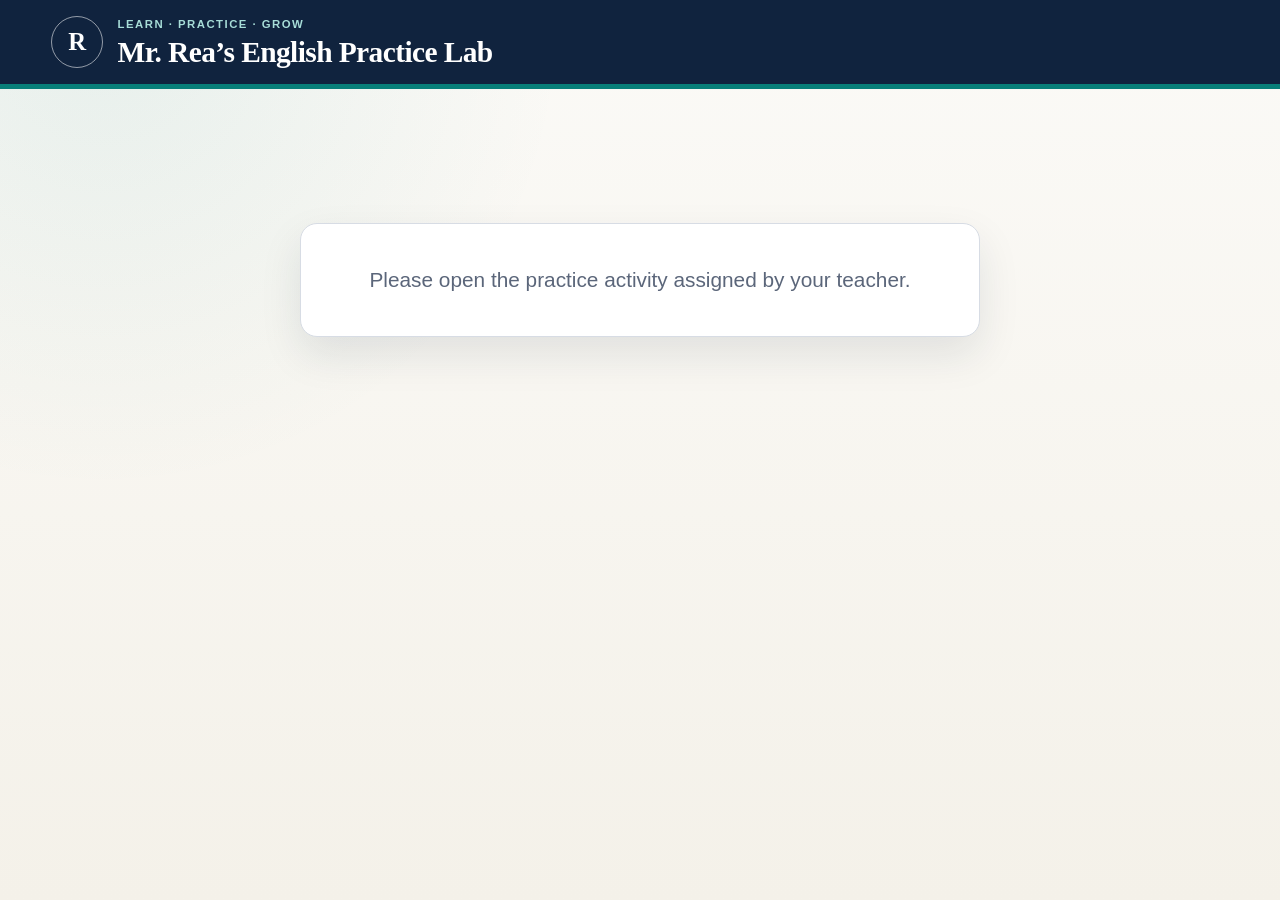
<file: docs/index.html>
<!doctype html>
<html lang="en">
<head>
  <meta charset="utf-8">
  <meta name="viewport" content="width=device-width, initial-scale=1">
  <meta name="color-scheme" content="light">
  <title></title>
  <link rel="stylesheet" href="styles.css">
  <script src="config.js" defer></script>
  <script src="practice-library.js" defer></script>
  <script src="app.js" defer></script>
</head>
<body class="student-page">
  <a class="skip-link" href="#main-content">Skip to main content</a>

  <header class="site-header">
    <div class="brand-mark" aria-hidden="true">R</div>
    <div>
      <p class="eyebrow">Learn · Practice · Grow</p>
      <h1 id="product-name"></h1>
    </div>
  </header>

  <main id="main-content" class="student-shell">
    <section id="assignment-screen" class="panel assignment-panel">
      <p id="assignment-message">Please open the practice activity assigned by your teacher.</p>
    </section>

    <section id="start-screen" class="panel start-panel" hidden aria-labelledby="session-title">
      <div class="session-heading-row">
        <div>
          <p id="session-category" class="category-pill"></p>
          <h2 id="session-title"></h2>
          <p id="session-description" class="lead"></p>
        </div>
        <div class="duration-card"><strong id="session-duration"></strong><span>practice</span></div>
      </div>
      <div class="directions-box">
        <h3>Directions</h3>
        <p id="session-directions"></p>
      </div>
      <form id="start-form" class="start-form">
        <div class="field-group">
          <label for="first-name">First Name <span aria-hidden="true">*</span></label>
          <input id="first-name" type="text" maxlength="40" autocomplete="given-name" required>
        </div>
        <div class="field-group">
          <label for="last-name">Last Name <span aria-hidden="true">*</span></label>
          <input id="last-name" type="text" maxlength="40" autocomplete="family-name" required>
          <small>Your name is included when you submit your results.</small>
        </div>
        <div class="field-group">
          <label for="class-period">Class Period <span aria-hidden="true">*</span></label>
          <input id="class-period" type="text" maxlength="40" autocomplete="off" placeholder="Example: Period 2" required>
        </div>
        <button id="start-practice" class="button button-primary button-wide" type="submit">Start Practice</button>
      </form>
    </section>

    <section id="practice-screen" class="practice-layout" hidden aria-labelledby="question-prompt">
      <div class="practice-topbar">
        <div class="status-chip"><span>Time remaining</span><strong id="timer">10:00</strong></div>
        <div class="practice-session-name"><span id="practice-category"></span><strong id="practice-title"></strong></div>
        <div class="status-chip status-chip-right"><span>Attempted</span><strong id="attempted-count">0</strong></div>
      </div>

      <article class="panel question-panel">
        <div class="question-kicker-row">
          <p id="question-instruction" class="eyebrow">Choose the best answer</p>
          <span id="question-progress-label">Question</span>
        </div>
        <h2 id="question-prompt" class="question-prompt" tabindex="-1"></h2>
        <div id="answer-grid" class="answer-grid" aria-label="Question interaction"></div>

        <div id="feedback" class="feedback" role="status" aria-live="polite" aria-atomic="true" hidden>
          <div class="feedback-heading">
            <span id="feedback-symbol" aria-hidden="true"></span>
            <div><h3 id="feedback-title"></h3><p id="correct-answer"></p></div>
          </div>
          <p id="feedback-explanation"></p>
          <button id="next-question" class="button button-primary" type="button">Next Question</button>
        </div>
      </article>
      <button id="end-early" class="button button-quiet" type="button">End Session Early</button>
    </section>

    <section id="results-screen" hidden aria-labelledby="results-heading">
      <article id="results-card" class="results-card">
        <div class="results-header">
          <div>
            <p class="eyebrow">Practice complete</p>
            <h2 id="results-heading" tabindex="-1"></h2>
            <p id="result-session-title" class="result-session-title"></p>
          </div>
          <div class="accuracy-seal"><strong id="result-accuracy">0%</strong><span>accuracy</span></div>
        </div>
        <div class="student-result-line">
          <div><span>Student</span><strong id="result-name"></strong></div>
          <div id="result-period-wrap"><span>Class period</span><strong id="result-period"></strong></div>
          <div><span>Date</span><strong id="result-date"></strong></div>
          <div><span>Time practiced</span><strong id="result-time"></strong></div>
        </div>
        <div class="metrics-grid">
          <div><span>Score</span><strong id="result-score">0 / 0</strong></div>
          <div><span>Attempted</span><strong id="result-attempted">0</strong></div>
          <div><span>Correct</span><strong id="result-correct">0</strong></div>
          <div><span>Incorrect</span><strong id="result-incorrect">0</strong></div>
          <div><span>Longest streak</span><strong id="result-streak">0</strong></div>
        </div>
        <div class="results-detail-grid">
          <div class="review-box"><h3>Concepts to Review</h3><ul id="review-list"></ul></div>
          <div class="skill-box"><h3>Performance by Skill</h3><div id="skill-results"></div></div>
        </div>
        <div class="results-footer">
          <div><span>Session code</span><strong id="session-code"></strong></div>
          <p id="submission-instruction"></p>
        </div>
      </article>
      <div class="results-actions">
        <a id="submit-results" class="button button-primary" href="#" target="_blank" rel="noopener">Submit Results to Google Form</a>
        <button id="save-pdf" class="button button-secondary" type="button">Save as PDF</button>
        <button id="repeat-session" class="button button-secondary" type="button">Practice This Session Again</button>
      </div>
    </section>

    <section id="error-screen" class="panel error-panel" hidden>
      <h2 id="error-heading">Practice activity unavailable</h2>
      <p id="error-message"></p>
    </section>
  </main>
</body>
</html>
</file>
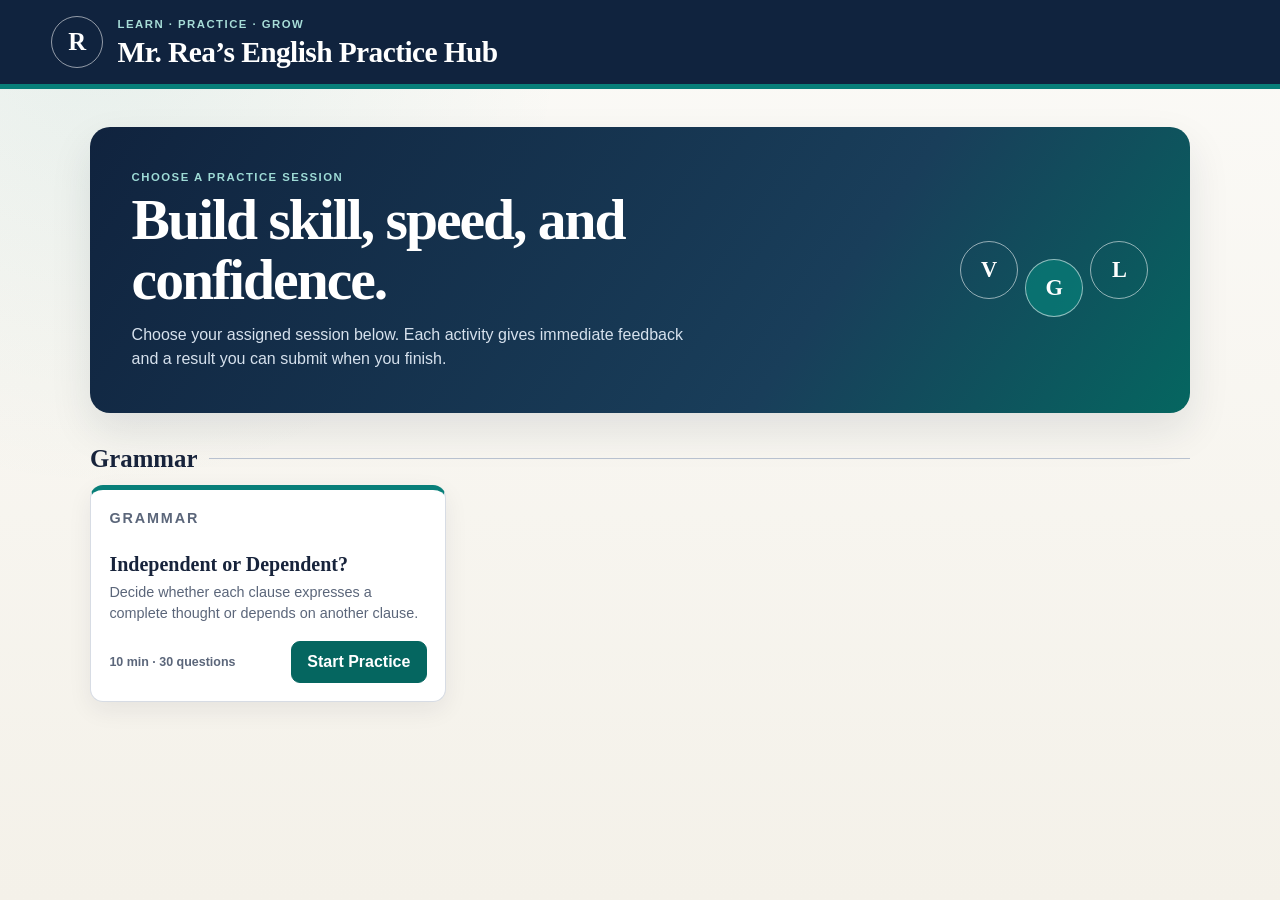
<file: legacy-reference/app/index.html>
<!doctype html>
<html lang="en">
<head>
  <meta charset="utf-8">
  <meta name="viewport" content="width=device-width, initial-scale=1">
  <meta name="color-scheme" content="light">
  <title>Mr. Rea’s English Practice Hub</title>
  <link rel="stylesheet" href="styles.css">
  <script src="practice-library.js" defer></script>
  <script src="app.js" defer></script>
</head>
<body class="student-page">
  <a class="skip-link" href="#main-content">Skip to main content</a>

  <header class="site-header">
    <div class="brand-mark" aria-hidden="true">R</div>
    <div>
      <p class="eyebrow">Learn · Practice · Grow</p>
      <h1>Mr. Rea’s English Practice Hub</h1>
    </div>
  </header>

  <main id="main-content" class="student-shell">
    <section id="library-screen" aria-labelledby="library-heading">
      <div class="library-hero">
        <div>
          <p class="eyebrow">Choose a practice session</p>
          <h2 id="library-heading">Build skill, speed, and confidence.</h2>
          <p>Choose your assigned session below. Each activity gives immediate feedback and a result you can submit when you finish.</p>
        </div>
        <div class="hero-motif" aria-hidden="true">
          <span>V</span><span>G</span><span>L</span>
        </div>
      </div>
      <div id="session-library" class="session-library"></div>
      <p id="empty-library" class="empty-state" hidden>No practice sessions are currently listed. Use the direct link supplied by your teacher.</p>
    </section>

    <section id="start-screen" class="panel start-panel" hidden aria-labelledby="session-title">
      <button id="back-to-library" class="text-button" type="button">← Back to all sessions</button>
      <div class="session-heading-row">
        <div>
          <p id="session-category" class="category-pill"></p>
          <h2 id="session-title"></h2>
          <p id="session-description" class="lead"></p>
        </div>
        <div class="duration-card"><strong id="session-duration"></strong><span>practice</span></div>
      </div>
      <div class="directions-box">
        <h3>Directions</h3>
        <p id="session-directions"></p>
      </div>
      <form id="start-form" class="start-form">
        <div class="field-group">
          <label for="first-name">First Name <span aria-hidden="true">*</span></label>
          <input id="first-name" type="text" maxlength="40" autocomplete="given-name" required>
        </div>
        <div class="field-group">
          <label for="last-name">Last Name <span aria-hidden="true">*</span></label>
          <input id="last-name" type="text" maxlength="40" autocomplete="family-name" required>
          <small>Your name is included when you submit your results.</small>
        </div>
        <div class="field-group">
          <label for="class-period">Class Period <span aria-hidden="true">*</span></label>
          <input id="class-period" type="text" maxlength="40" autocomplete="off" placeholder="Example: Period 2" required>
        </div>
        <button id="start-practice" class="button button-primary button-wide" type="submit">Start Practice</button>
      </form>
    </section>

    <section id="practice-screen" class="practice-layout" hidden aria-labelledby="question-prompt">
      <div class="practice-topbar">
        <div class="status-chip"><span>Time remaining</span><strong id="timer">10:00</strong></div>
        <div class="practice-session-name"><span id="practice-category"></span><strong id="practice-title"></strong></div>
        <div class="status-chip status-chip-right"><span>Attempted</span><strong id="attempted-count">0</strong></div>
      </div>

      <article class="panel question-panel">
        <div class="question-kicker-row">
          <p class="eyebrow">Choose the best answer</p>
          <span id="question-progress-label">Question</span>
        </div>
        <h2 id="question-prompt" class="question-prompt" tabindex="-1"></h2>
        <div id="answer-grid" class="answer-grid" aria-label="Answer choices"></div>

        <div id="feedback" class="feedback" role="status" aria-live="polite" aria-atomic="true" hidden>
          <div class="feedback-heading">
            <span id="feedback-symbol" aria-hidden="true"></span>
            <div><h3 id="feedback-title"></h3><p id="correct-answer"></p></div>
          </div>
          <p id="feedback-explanation"></p>
          <button id="next-question" class="button button-primary" type="button">Next Question</button>
        </div>
      </article>
      <button id="end-early" class="button button-quiet" type="button">End Session Early</button>
    </section>

    <section id="results-screen" hidden aria-labelledby="results-heading">
      <article id="results-card" class="results-card">
        <div class="results-header">
          <div>
            <p id="preview-label" class="preview-label" hidden>Teacher Preview — 1 Minute</p>
            <p class="eyebrow">Practice complete</p>
            <h2 id="results-heading" tabindex="-1">Mr. Rea’s English Practice Hub</h2>
            <p id="result-session-title" class="result-session-title"></p>
          </div>
          <div class="accuracy-seal"><strong id="result-accuracy">0%</strong><span>accuracy</span></div>
        </div>
        <div class="student-result-line">
          <div><span>Student</span><strong id="result-name"></strong></div>
          <div id="result-period-wrap"><span>Class period</span><strong id="result-period"></strong></div>
          <div><span>Date</span><strong id="result-date"></strong></div>
          <div><span>Time practiced</span><strong id="result-time"></strong></div>
        </div>
        <div class="metrics-grid">
          <div><span>Attempted</span><strong id="result-attempted">0</strong></div>
          <div><span>Correct</span><strong id="result-correct">0</strong></div>
          <div><span>Incorrect</span><strong id="result-incorrect">0</strong></div>
          <div><span>Longest streak</span><strong id="result-streak">0</strong></div>
        </div>
        <div class="results-detail-grid">
          <div class="review-box"><h3>Concepts to Review</h3><ul id="review-list"></ul></div>
          <div class="skill-box"><h3>Performance by Skill</h3><div id="skill-results"></div></div>
        </div>
        <div class="results-footer">
          <div><span>Session code</span><strong id="session-code"></strong></div>
          <p id="submission-instruction"></p>
        </div>
      </article>
      <div class="results-actions">
        <button id="submit-results" class="button button-primary" type="button">Submit Results to Google Form</button>
        <button id="save-pdf" class="button button-secondary" type="button">Save as PDF</button>
        <button id="repeat-session" class="button button-secondary" type="button">Practice This Session Again</button>
        <button id="choose-session" class="button button-primary" type="button">Choose Another Session</button>
      </div>
    </section>

    <section id="error-screen" class="panel error-panel" hidden>
      <h2>Practice library needs attention</h2>
      <p id="error-message"></p>
    </section>
  </main>
</body>
</html>
</file>
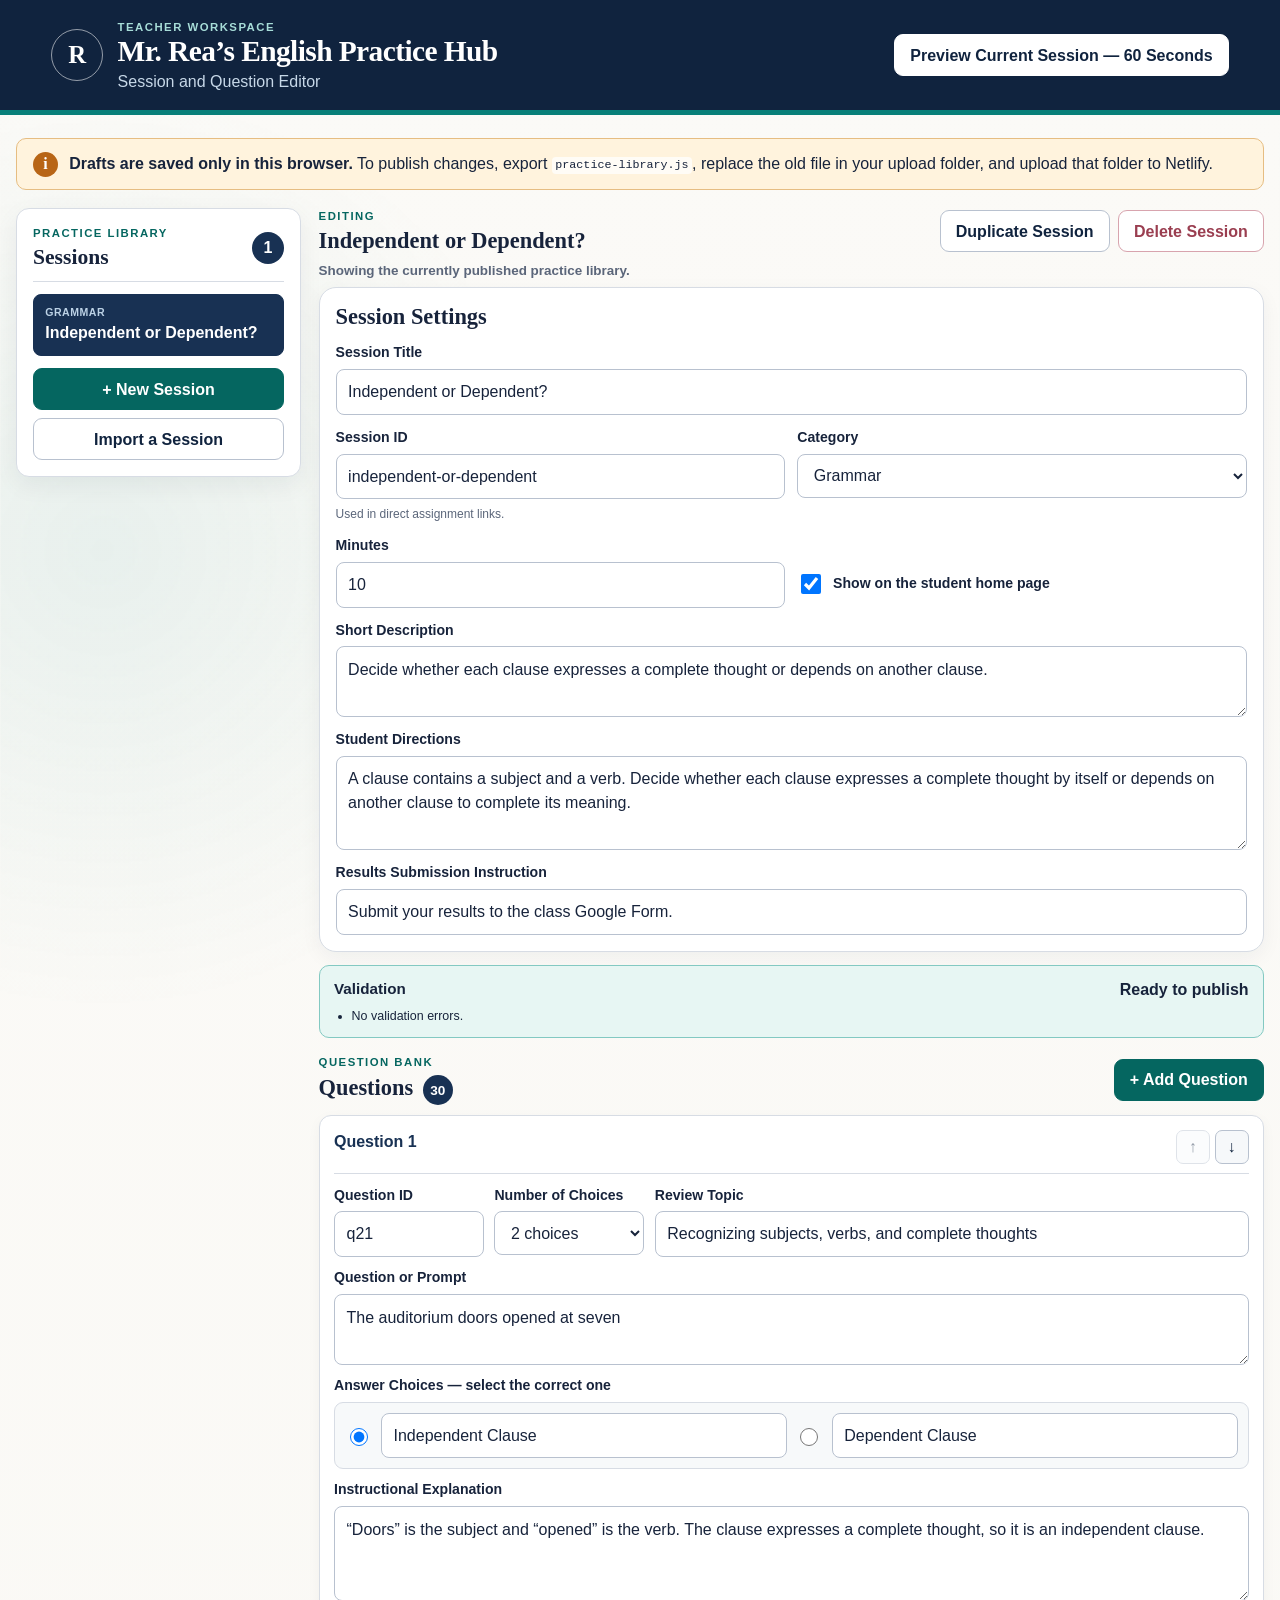
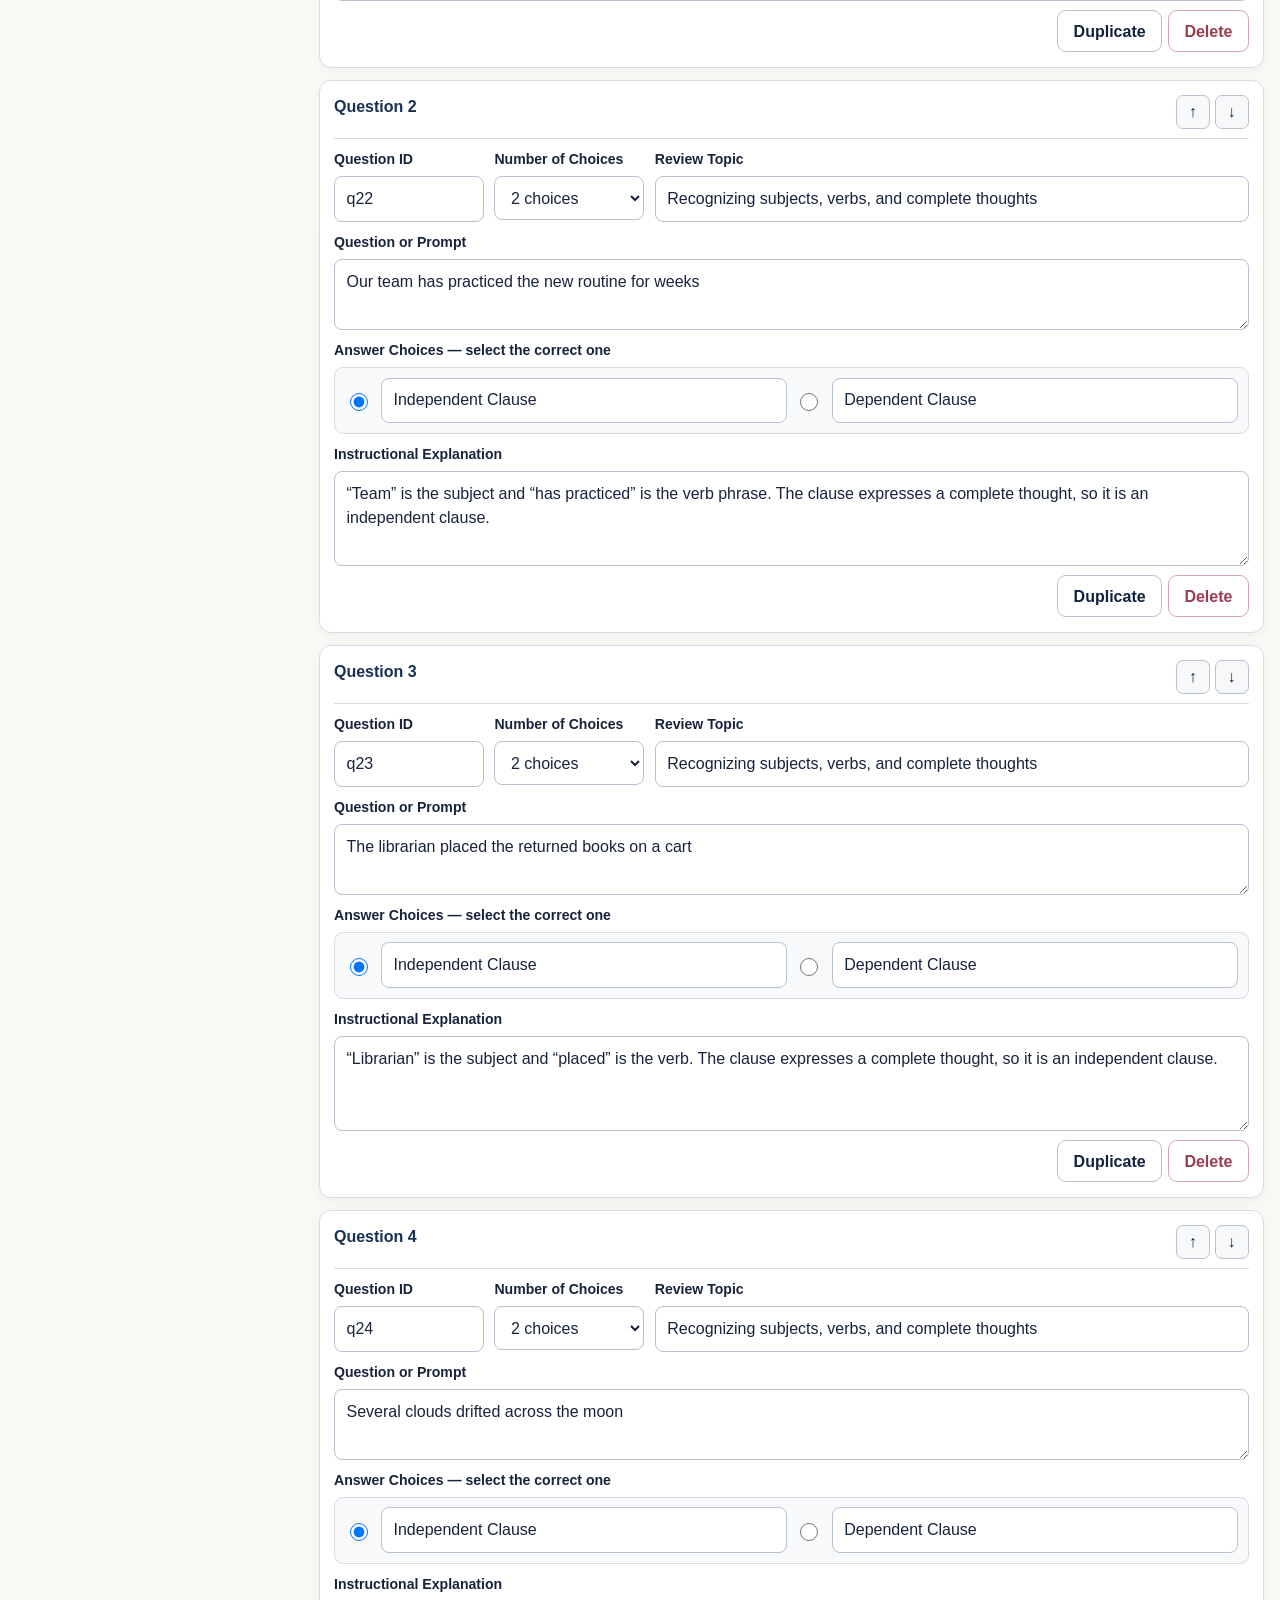
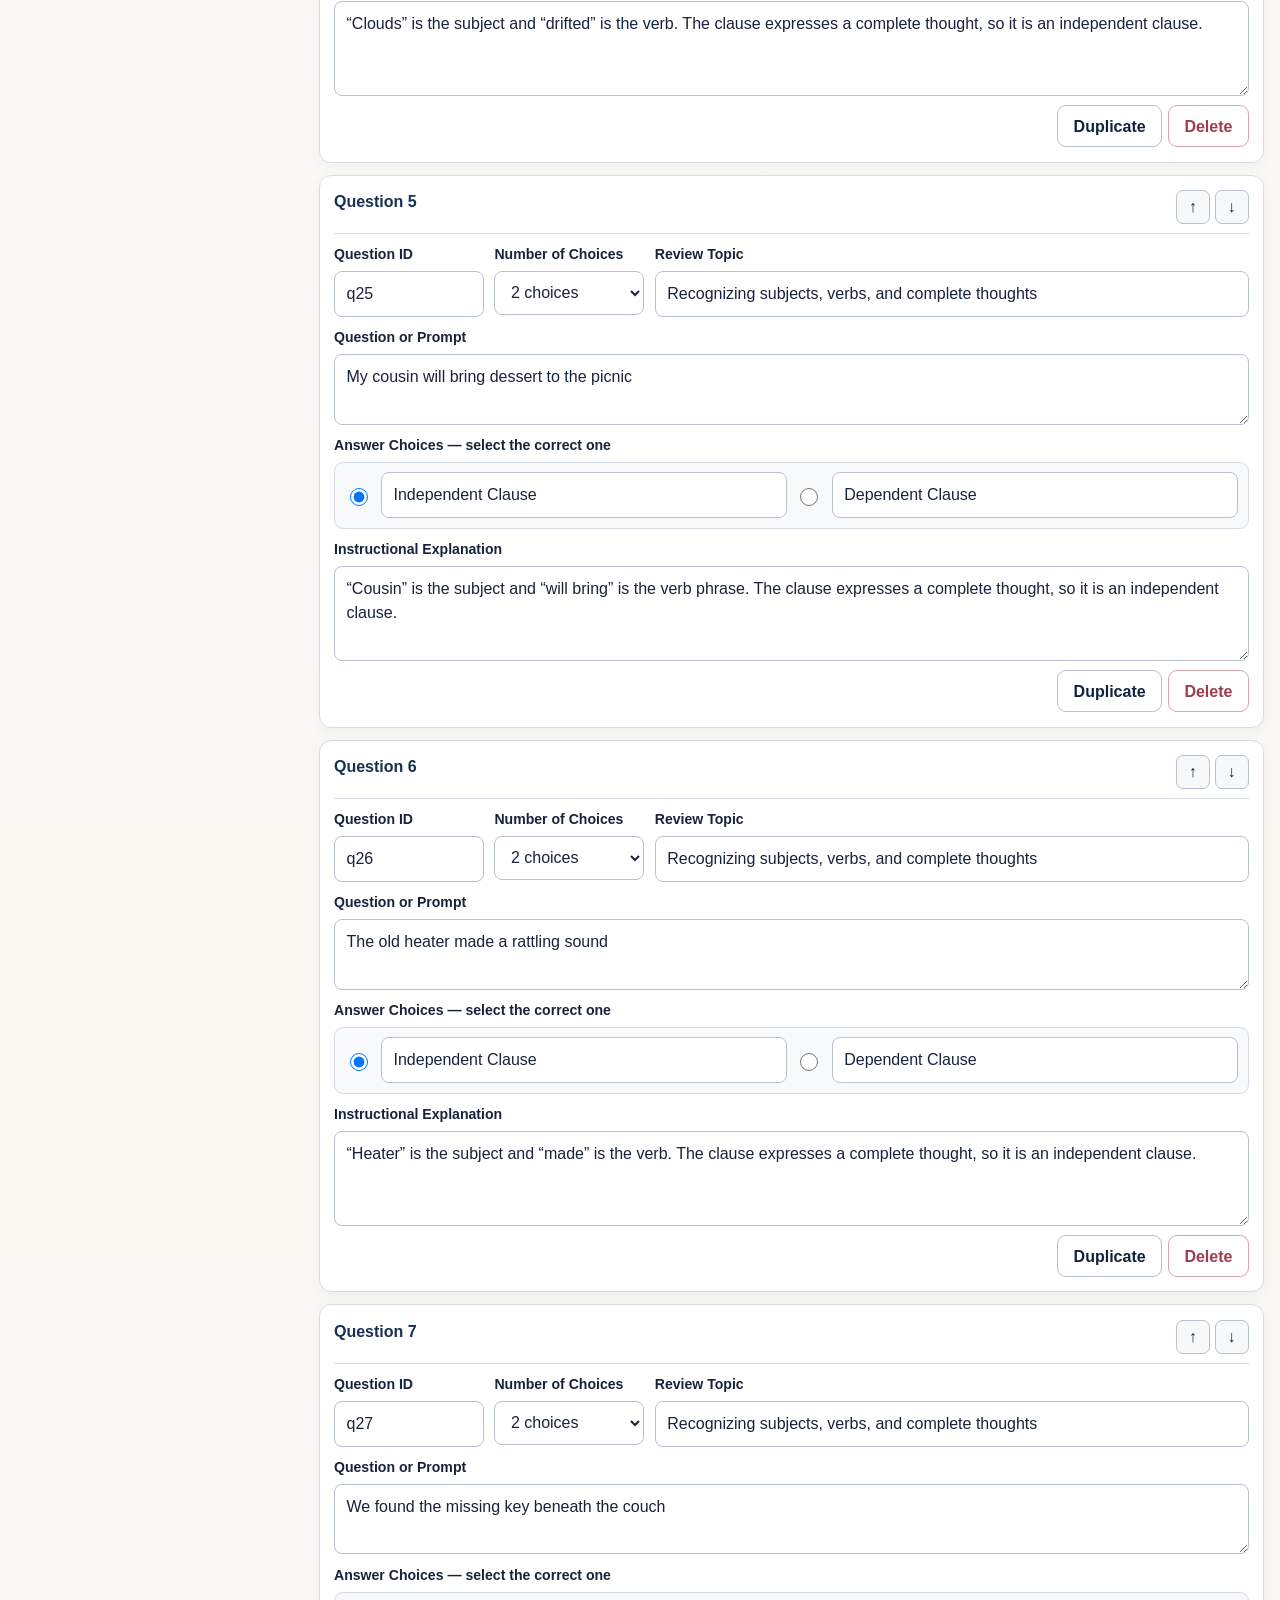
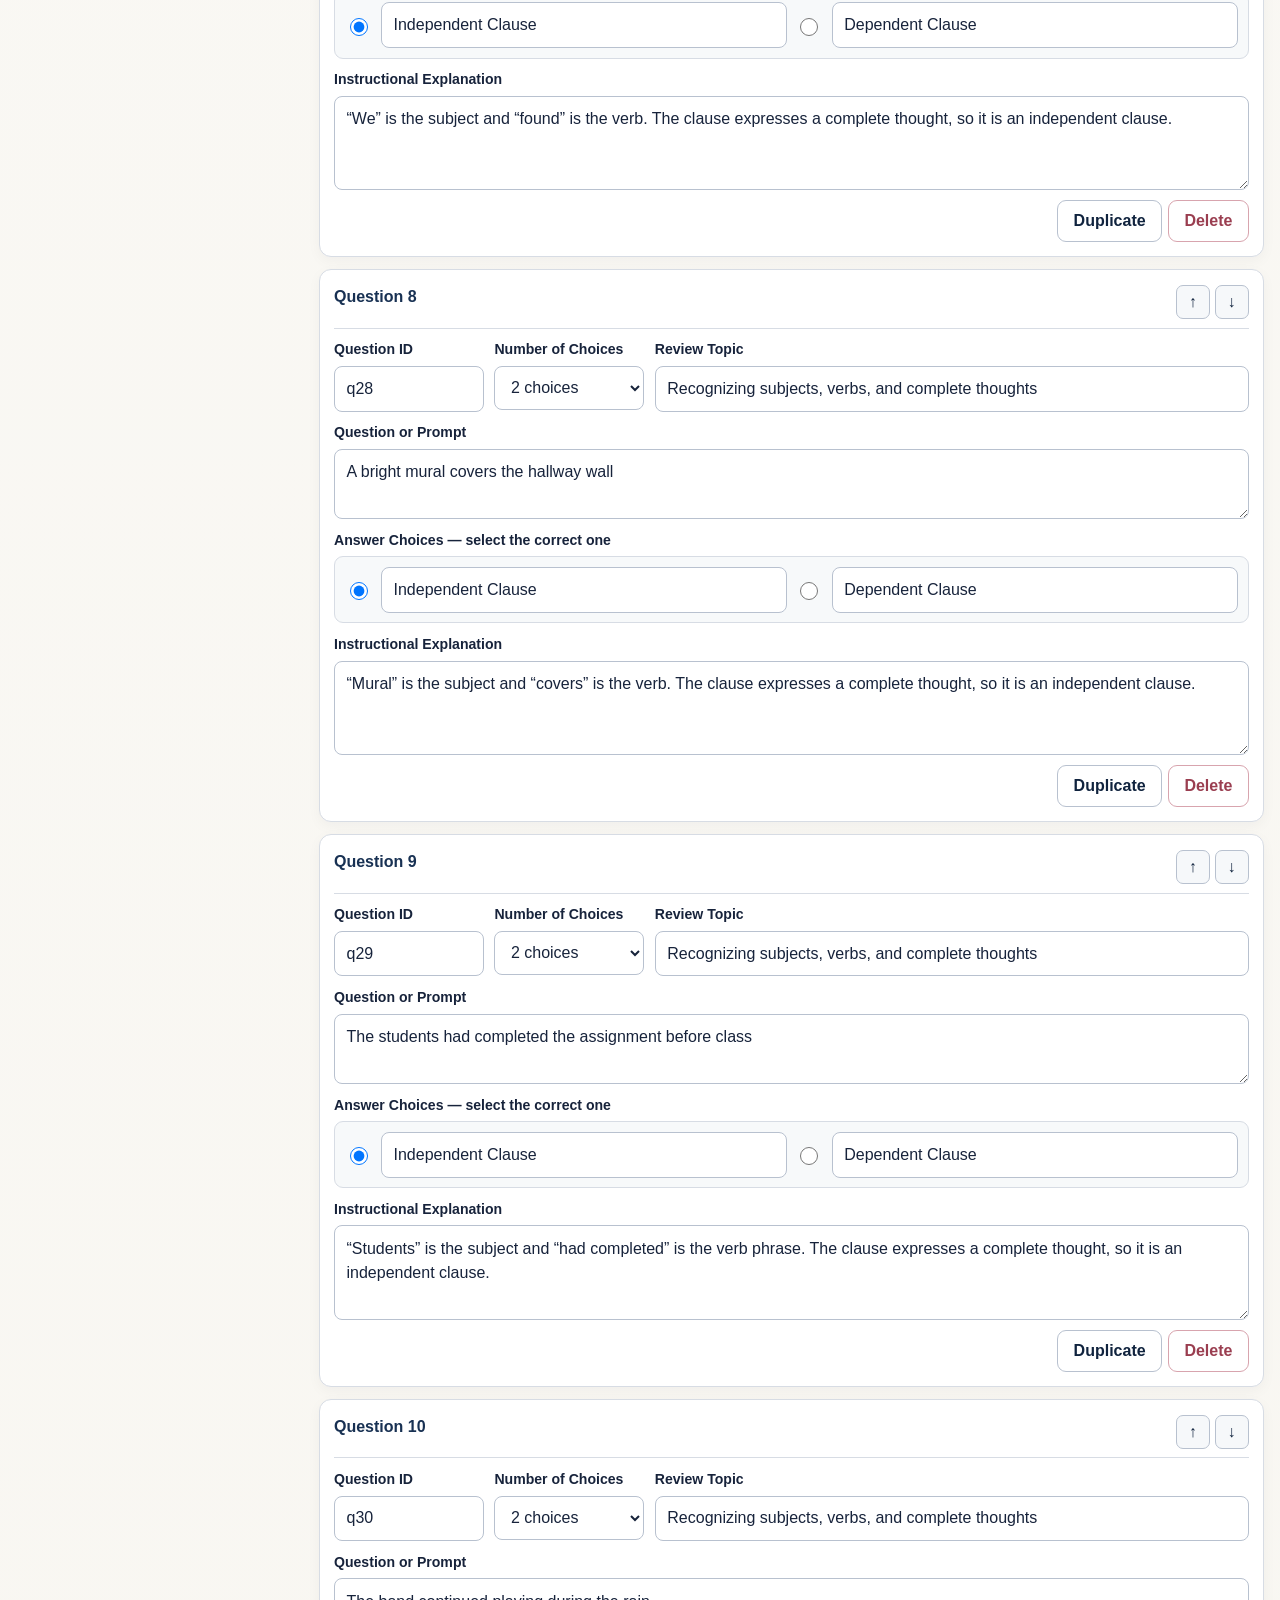
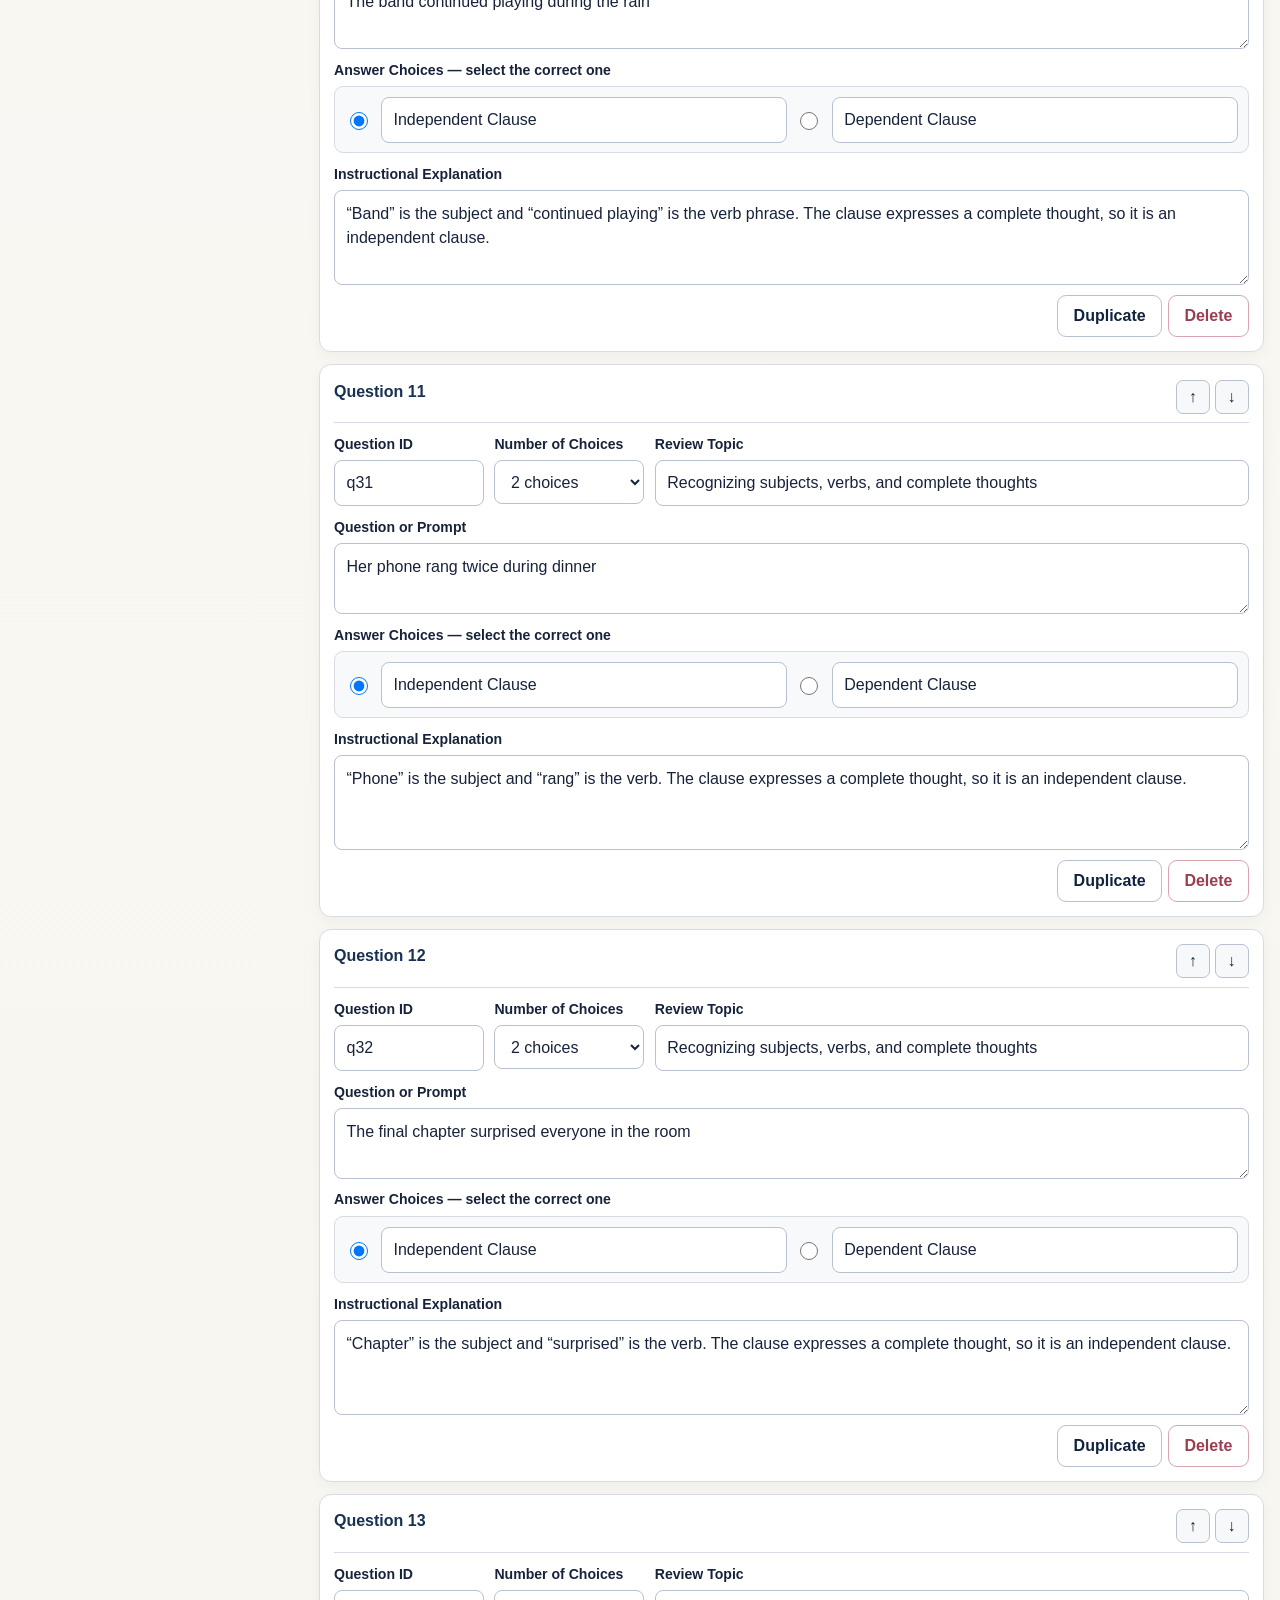
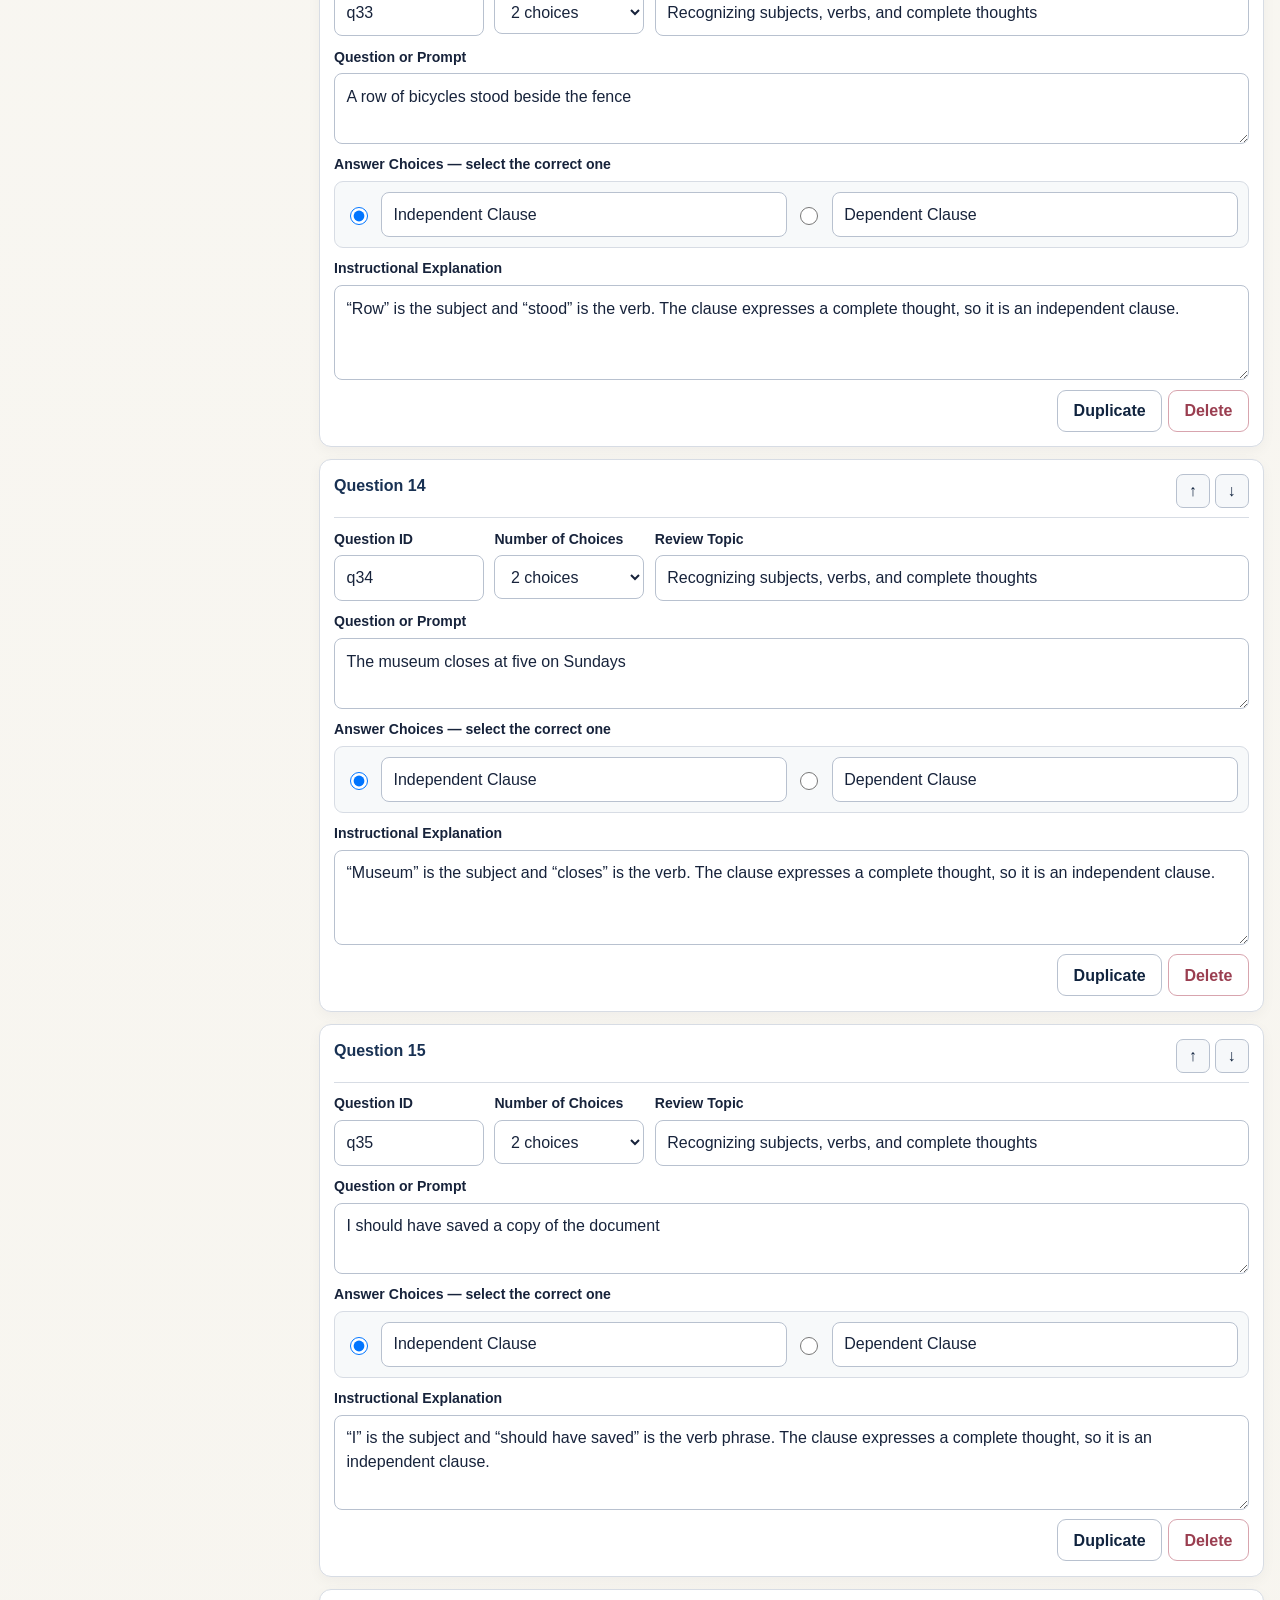
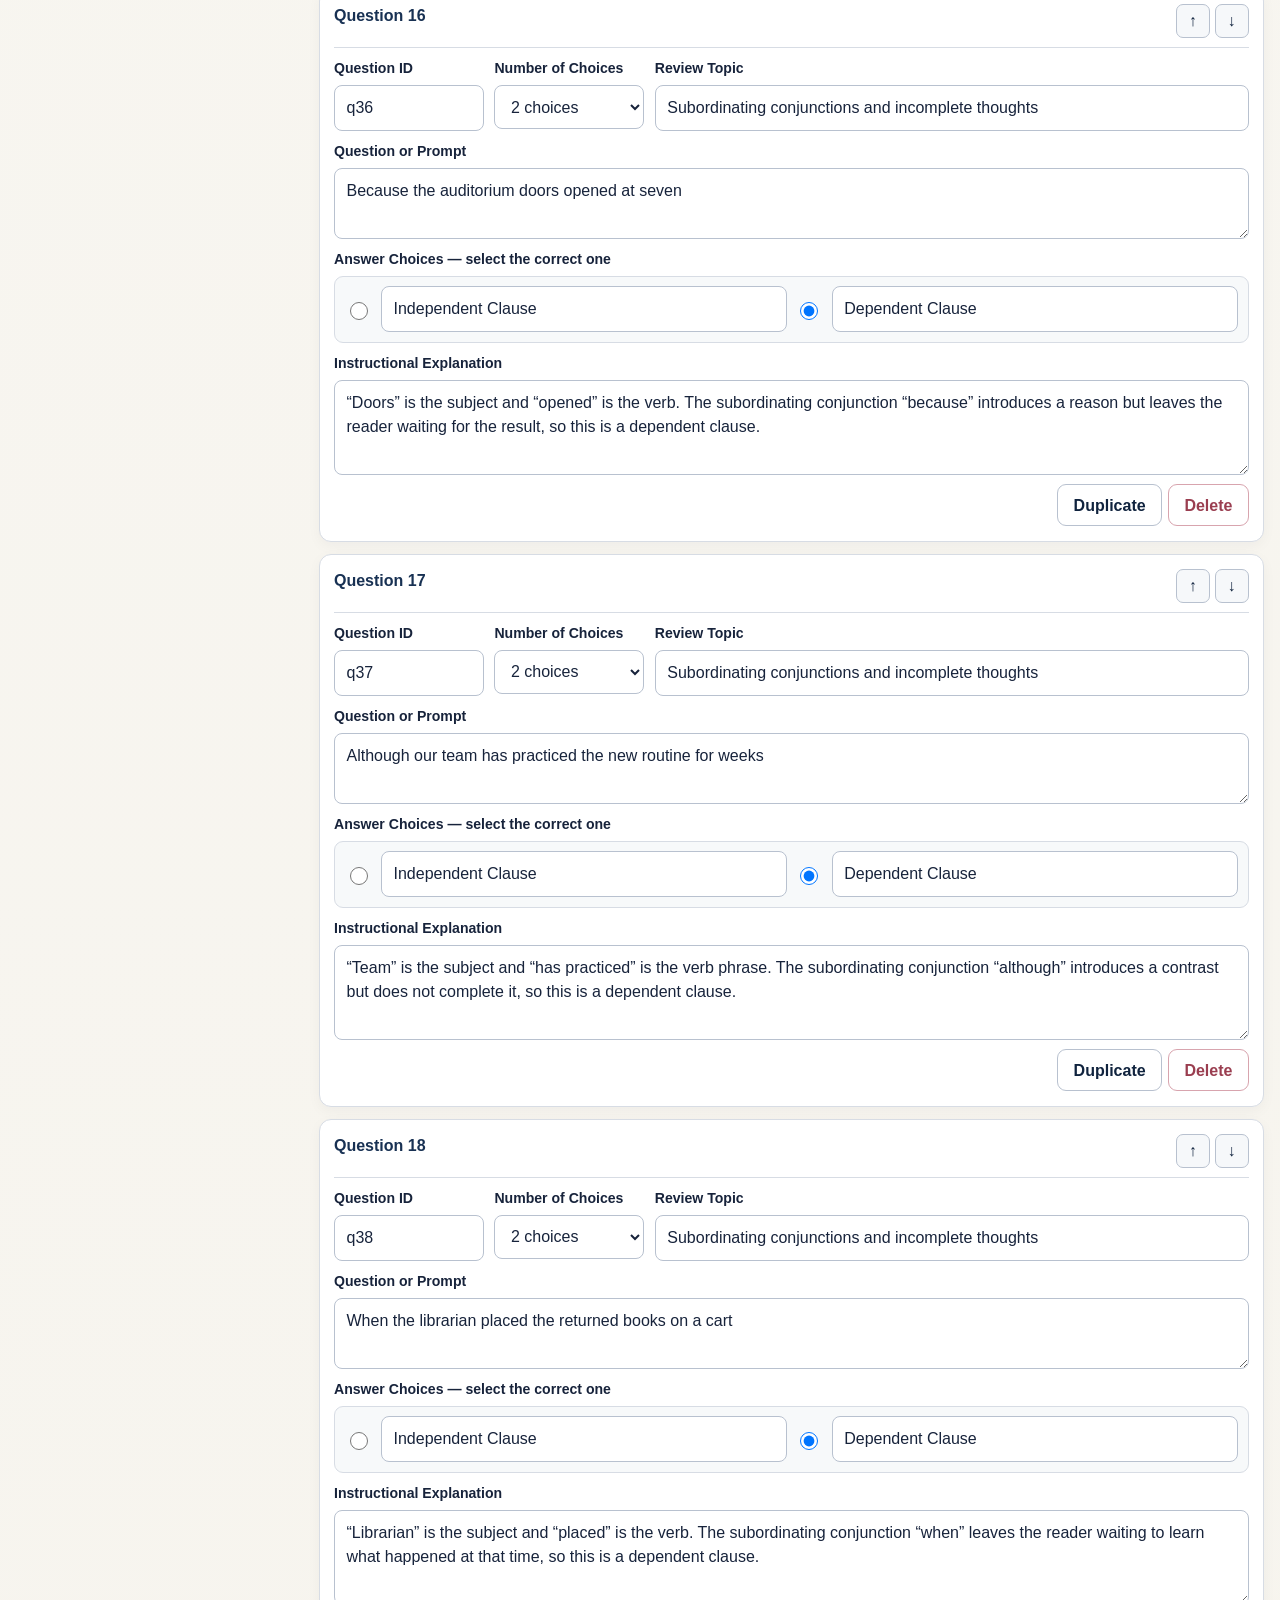
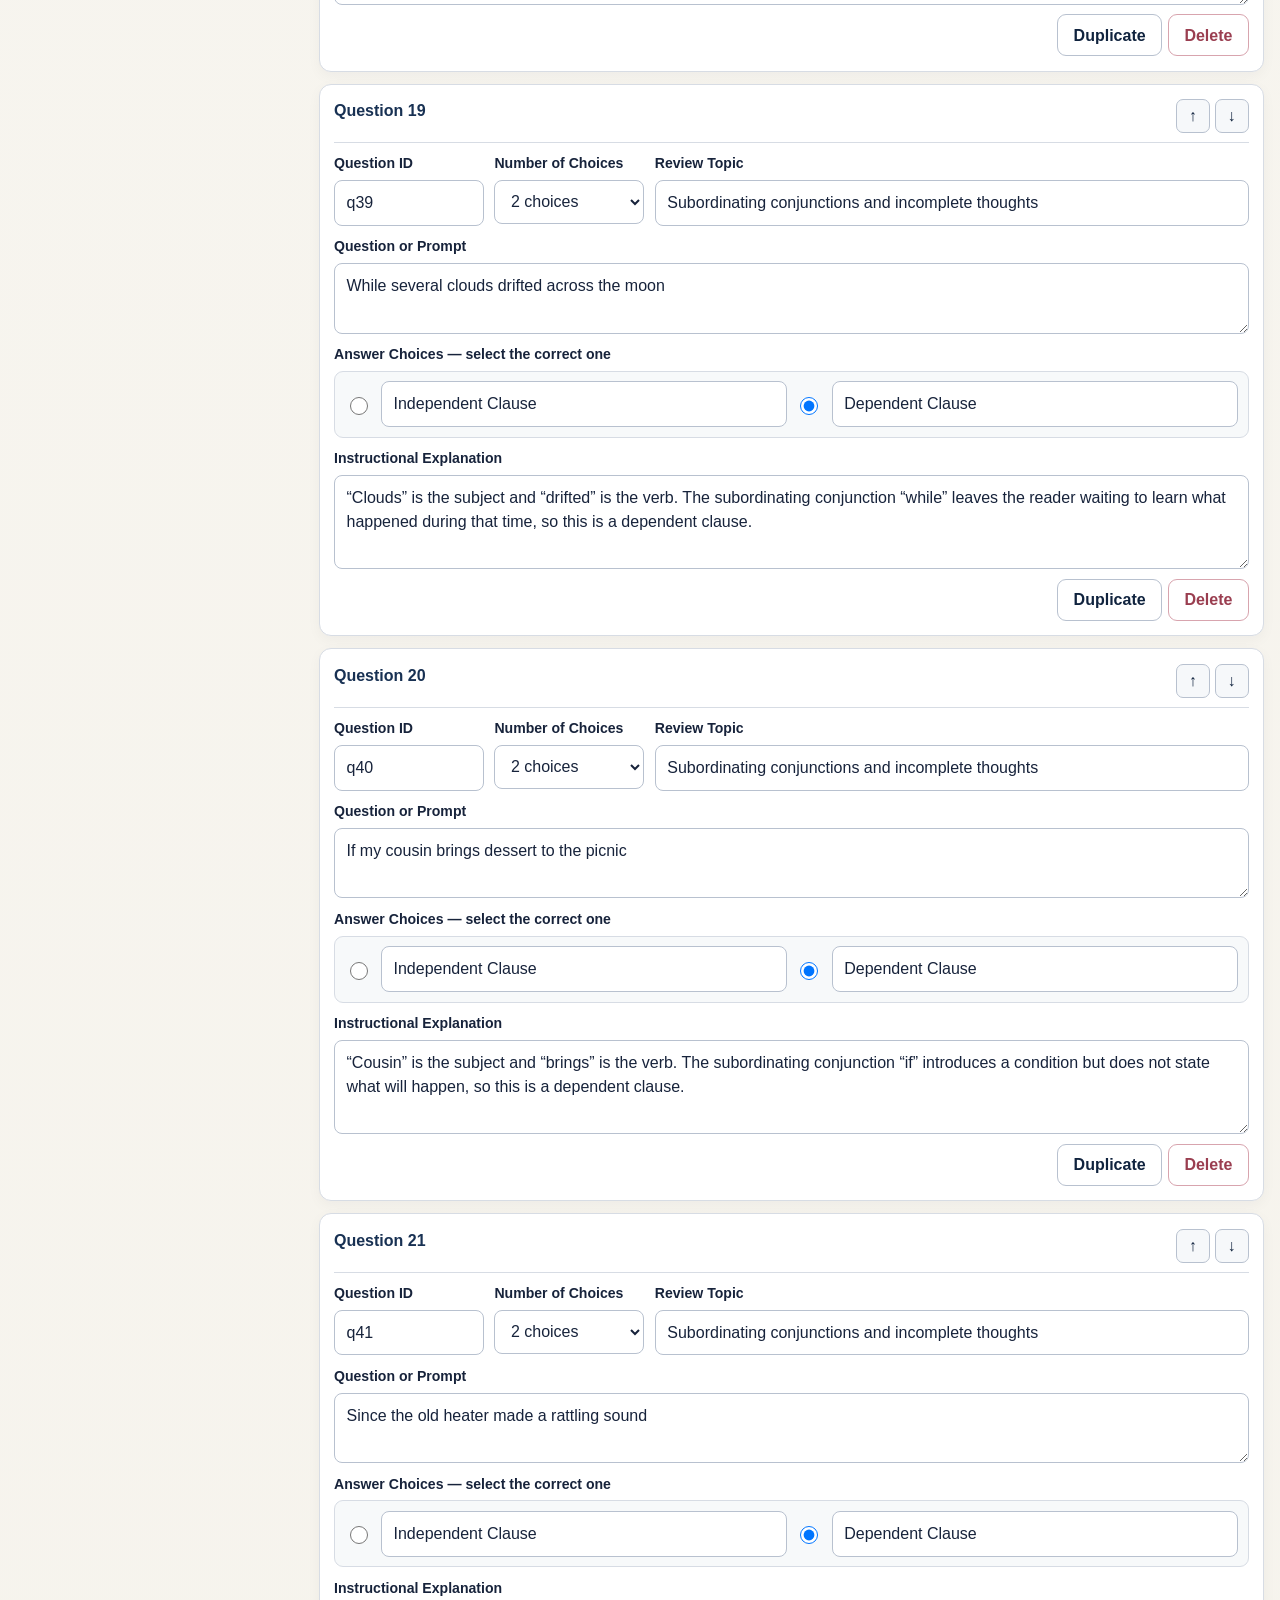
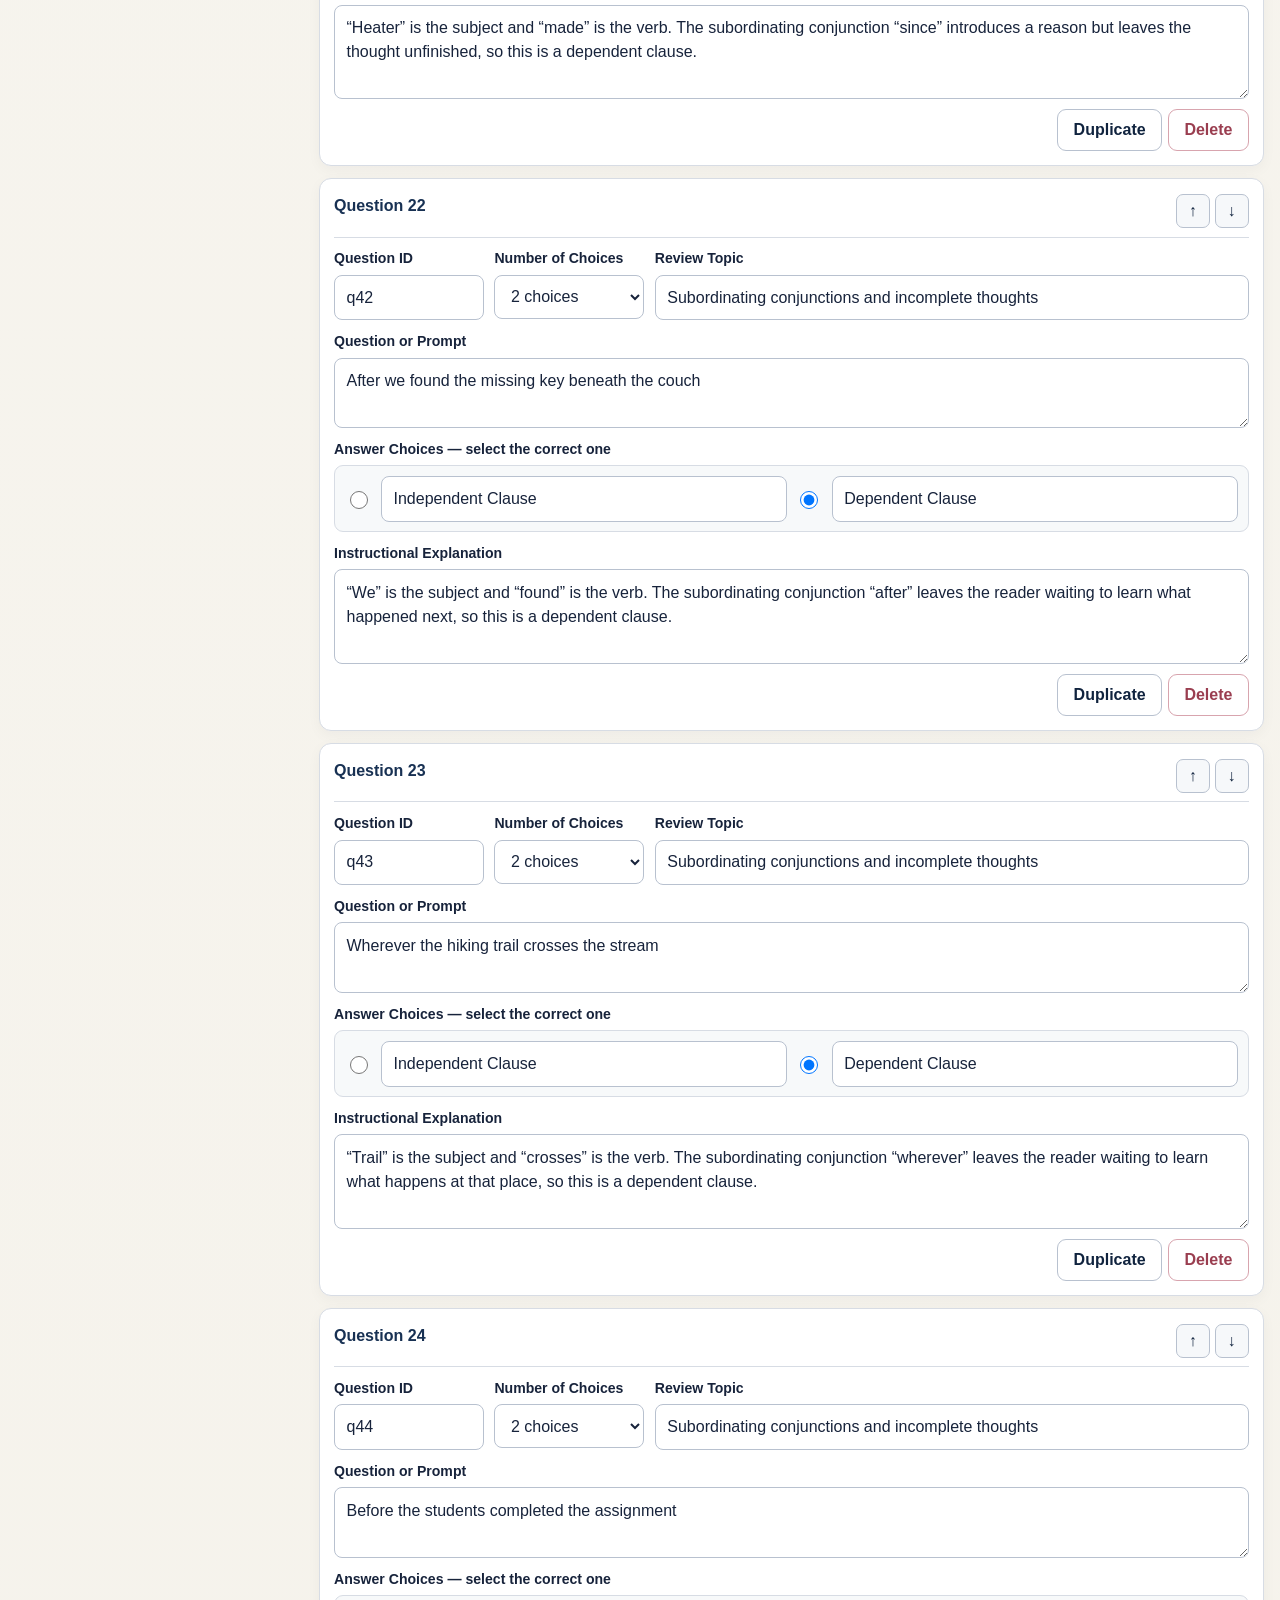
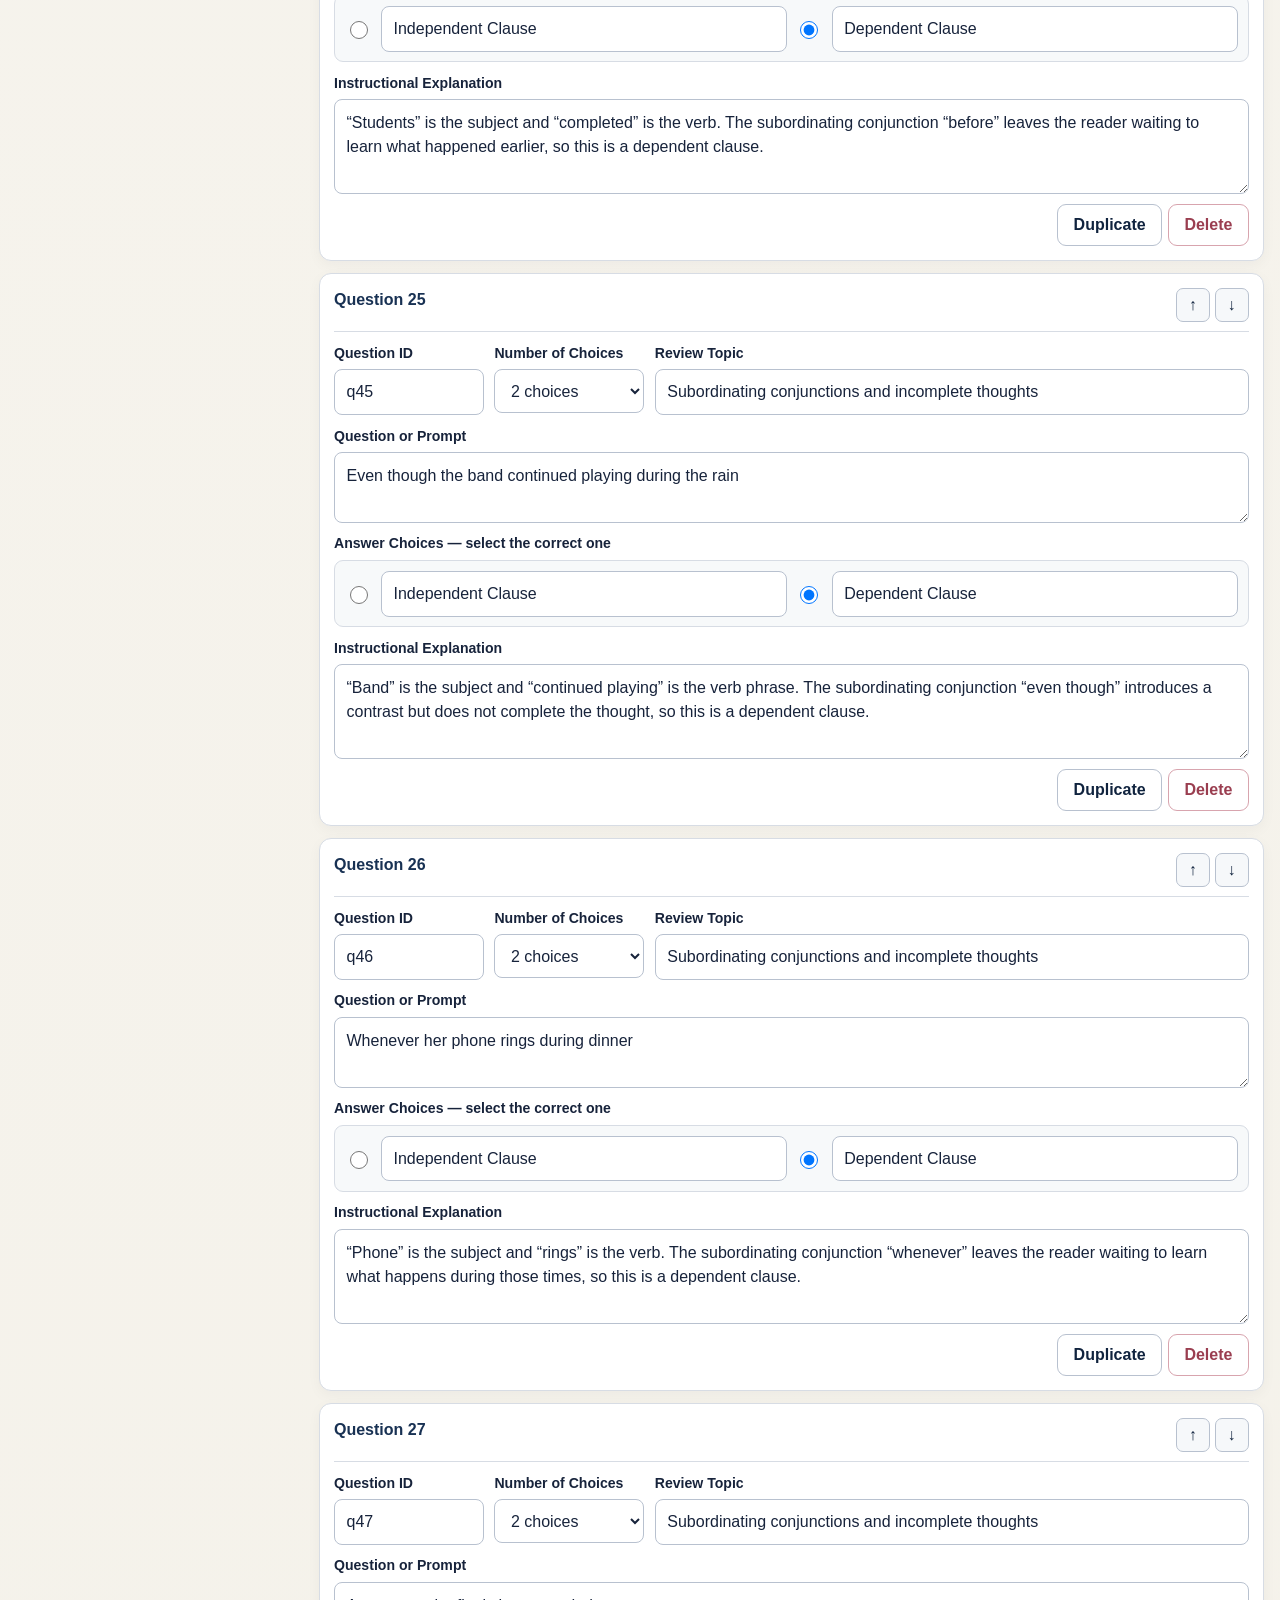
<file: legacy-reference/app/teacher.html>
<!doctype html>
<html lang="en">
<head>
  <meta charset="utf-8">
  <meta name="viewport" content="width=device-width, initial-scale=1">
  <meta name="color-scheme" content="light">
  <title>Teacher Editor — Mr. Rea’s English Practice Hub</title>
  <link rel="stylesheet" href="styles.css">
  <script src="practice-library.js" defer></script>
  <script src="teacher.js" defer></script>
</head>
<body class="teacher-page">
  <a class="skip-link" href="#main-content">Skip to main content</a>
  <header class="teacher-header">
    <div class="brand-mark" aria-hidden="true">R</div>
    <div class="teacher-brand"><p class="eyebrow">Teacher workspace</p><h1>Mr. Rea’s English Practice Hub</h1><p>Session and Question Editor</p></div>
    <button id="preview-session" class="button button-light" type="button">Preview Current Session — 60 Seconds</button>
  </header>

  <main id="main-content" class="teacher-shell">
    <section class="publish-notice">
      <span aria-hidden="true">i</span>
      <p><strong>Drafts are saved only in this browser.</strong> To publish changes, export <code>practice-library.js</code>, replace the old file in your upload folder, and upload that folder to Netlify.</p>
    </section>

    <div class="teacher-layout">
      <aside class="session-sidebar" aria-labelledby="sessions-heading">
        <div class="sidebar-heading"><div><p class="eyebrow">Practice library</p><h2 id="sessions-heading">Sessions</h2></div><span id="session-count">0</span></div>
        <div id="session-list" class="session-list"></div>
        <button id="add-session" class="button button-primary button-wide" type="button">+ New Session</button>
        <button id="import-session" class="button button-secondary button-wide" type="button">Import a Session</button>
        <input id="import-session-file" type="file" accept="application/json,.json" hidden>
      </aside>

      <section class="editor-workspace" aria-labelledby="edit-session-heading">
        <div class="editor-toolbar">
          <div><p class="eyebrow">Editing</p><h2 id="edit-session-heading" tabindex="-1">Session</h2></div>
          <div class="toolbar-actions">
            <button id="duplicate-session" class="button button-secondary" type="button">Duplicate Session</button>
            <button id="delete-session" class="button button-danger" type="button">Delete Session</button>
          </div>
        </div>

        <div id="editor-status" class="editor-status" role="status" aria-live="polite"></div>

        <section class="editor-card" aria-labelledby="settings-heading">
          <h3 id="settings-heading">Session Settings</h3>
          <div class="settings-grid">
            <div class="field-group span-2"><label for="edit-title">Session Title</label><input id="edit-title" type="text" maxlength="120"></div>
            <div class="field-group"><label for="edit-id">Session ID</label><input id="edit-id" type="text" maxlength="80" spellcheck="false"><small>Used in direct assignment links.</small></div>
            <div class="field-group"><label for="edit-category">Category</label><select id="edit-category"><option>Vocabulary</option><option>Grammar</option><option>Literature</option></select></div>
            <div class="field-group"><label for="edit-duration">Minutes</label><input id="edit-duration" type="number" min="1" max="60"></div>
            <div class="field-group checkbox-field"><input id="edit-listed" type="checkbox"><label for="edit-listed">Show on the student home page</label></div>
            <div class="field-group span-2"><label for="edit-description">Short Description</label><textarea id="edit-description" rows="2" maxlength="300"></textarea></div>
            <div class="field-group span-2"><label for="edit-directions">Student Directions</label><textarea id="edit-directions" rows="3" maxlength="1000"></textarea></div>
            <div class="field-group span-2"><label for="edit-submission">Results Submission Instruction</label><input id="edit-submission" type="text" maxlength="300"></div>
          </div>
        </section>

        <section id="validation-panel" class="validation-panel" aria-labelledby="validation-heading">
          <div><h3 id="validation-heading" tabindex="-1">Validation</h3><strong id="validation-summary"></strong></div>
          <ul id="validation-errors"></ul>
        </section>

        <section aria-labelledby="questions-heading">
          <div class="questions-toolbar">
            <div><p class="eyebrow">Question bank</p><h3 id="questions-heading">Questions <span id="question-count">0</span></h3></div>
            <button id="add-question" class="button button-primary" type="button">+ Add Question</button>
          </div>
          <div id="question-list" class="question-editor-list"></div>
        </section>

        <section class="publishing-card" aria-labelledby="publishing-heading">
          <div><p class="eyebrow">Back up and publish</p><h3 id="publishing-heading">Library Files</h3></div>
          <div class="publishing-actions">
            <button id="save-draft" class="button button-secondary" type="button">Save Editing Draft</button>
            <button id="export-session" class="button button-secondary" type="button">Export Current Session</button>
            <button id="export-library" class="button button-secondary" type="button">Export Library Backup</button>
            <button id="export-publishable" class="button button-primary" type="button">Export Publishable practice-library.js</button>
            <button id="import-library" class="button button-secondary" type="button">Import Library Backup</button>
            <input id="import-library-file" type="file" accept="application/json,.json" hidden>
            <button id="reset-library" class="button button-quiet" type="button">Reset to Published Library</button>
            <button id="clear-draft" class="button button-quiet" type="button">Clear Saved Draft</button>
          </div>
        </section>
      </section>
    </div>
  </main>
</body>
</html>
</file>
<file: docs/styles.css>
:root {
  --ink: #17233b;
  --muted: #5b667a;
  --navy: #10233e;
  --navy-2: #183153;
  --teal: #087f79;
  --teal-dark: #056660;
  --teal-soft: #e7f6f3;
  --gold: #b86516;
  --gold-soft: #fff3dd;
  --rose: #9a3e50;
  --rose-soft: #fff0f2;
  --paper: #ffffff;
  --canvas: #f4f1e9;
  --line: #d7dce4;
  --line-dark: #b8c1cf;
  --shadow: 0 18px 42px rgba(23, 35, 59, 0.1);
  --radius: 17px;
}

* { box-sizing: border-box; }
html { min-height: 100%; background: var(--canvas); }
body {
  min-height: 100vh;
  margin: 0;
  color: var(--ink);
  background: radial-gradient(circle at 8% 3%, rgba(8,127,121,.08), transparent 29rem), linear-gradient(#fbfaf7, var(--canvas));
  font-family: -apple-system, BlinkMacSystemFont, "Segoe UI", Arial, sans-serif;
  line-height: 1.5;
}
button, input, select, textarea { font: inherit; }
button, select { cursor: pointer; }
button:disabled { cursor: not-allowed; opacity: .45; }
[hidden] { display: none !important; }

.skip-link { position: fixed; z-index: 100; top: .6rem; left: .6rem; transform: translateY(-160%); padding: .65rem .9rem; color: #fff; background: var(--navy); border-radius: 8px; }
.skip-link:focus { transform: translateY(0); }
:focus-visible { outline: 3px solid #e39721; outline-offset: 3px; }

.site-header, .teacher-header {
  display: flex;
  align-items: center;
  gap: .9rem;
  min-height: 88px;
  padding: 1rem clamp(1rem, 4vw, 3.75rem);
  color: #fff;
  background: var(--navy);
  border-bottom: 5px solid var(--teal);
}
.site-header h1, .teacher-header h1 { margin: 0; font: 700 clamp(1.35rem,2.3vw,2rem)/1.05 Georgia, serif; letter-spacing: -.02em; }
.site-header .eyebrow, .teacher-header .eyebrow { color: #a7ddd8; }
.brand-mark { display: grid; flex: 0 0 auto; width: 52px; height: 52px; place-items: center; border: 1px solid rgba(255,255,255,.55); border-radius: 50%; font: 700 1.55rem Georgia,serif; }
.eyebrow { margin: 0 0 .22rem; color: var(--teal-dark); font-size: .71rem; font-weight: 850; letter-spacing: .13em; text-transform: uppercase; }

.student-shell { width: min(100% - 2rem, 1100px); margin: 0 auto; padding: clamp(1.2rem,3vw,2.5rem) 0 3rem; }
.panel, .editor-card, .publishing-card { background: var(--paper); border: 1px solid var(--line); border-radius: var(--radius); box-shadow: var(--shadow); }

.assignment-panel { max-width: 680px; margin: clamp(2rem,8vw,6rem) auto; padding: clamp(1.6rem,4vw,2.5rem); text-align: center; }
.assignment-panel p { margin: 0; color: var(--muted); font-size: clamp(1.05rem,2.4vw,1.3rem); }

.start-panel { max-width: 850px; margin: 0 auto; padding: clamp(1.3rem,4vw,2.7rem); }
.session-heading-row { display: flex; align-items: flex-start; justify-content: space-between; gap: 1rem; }
.session-heading-row h2 { margin: .45rem 0 .4rem; font: 700 clamp(2rem,4vw,3rem)/1.08 Georgia,serif; letter-spacing: -.025em; }
.lead { max-width: 62ch; margin: 0; color: var(--muted); }
.category-pill { display: inline-block; margin: 0; padding: .2rem .6rem; color: var(--teal-dark); background: var(--teal-soft); border-radius: 999px; font-size: .75rem; font-weight: 800; letter-spacing: .05em; text-transform: uppercase; }
.duration-card { display: grid; flex: 0 0 100px; min-height: 82px; place-content: center; color: #fff; background: var(--navy); border-radius: 12px; text-align: center; }
.duration-card strong { font-size: 1.35rem; }
.duration-card span { color: #c8d8e8; font-size: .7rem; text-transform: uppercase; }
.directions-box { margin: 1.3rem 0; padding: 1rem 1.1rem; background: var(--gold-soft); border: 1px solid #e8c38d; border-radius: 11px; }
.directions-box h3, .directions-box p { margin: 0; }
.directions-box h3 { font-size: .86rem; text-transform: uppercase; letter-spacing: .07em; }
.directions-box p { margin-top: .3rem; }
.start-form { display: grid; grid-template-columns: 1.3fr .7fr; gap: 1rem; padding-top: 1.25rem; border-top: 1px solid var(--line); }

.field-group { display: flex; flex-direction: column; gap: .35rem; }
.field-group label { font-size: .88rem; font-weight: 780; }
.field-group small, .optional { color: var(--muted); font-size: .75rem; font-weight: 500; }
input, select, textarea { width: 100%; color: var(--ink); background: #fff; border: 1px solid var(--line-dark); border-radius: 8px; }
input, select { min-height: 44px; padding: .62rem .72rem; }
textarea { padding: .65rem .72rem; resize: vertical; }
input:focus, select:focus, textarea:focus { border-color: var(--teal); outline: none; box-shadow: 0 0 0 3px rgba(8,127,121,.13); }

.button { display: inline-flex; min-height: 42px; align-items: center; justify-content: center; padding: .64rem .95rem; border: 1px solid transparent; border-radius: 9px; font-weight: 780; line-height: 1.2; text-align: center; }
.button-primary { color: #fff; background: var(--teal-dark); border-color: var(--teal-dark); }
.button-primary:hover { background: #044f4b; }
.button-secondary { color: var(--navy); background: #fff; border-color: var(--line-dark); }
.button-secondary:hover { background: #f4f6f8; border-color: var(--navy-2); }
.button-light { color: var(--navy); background: #fff; border-color: #fff; }
.button-danger { color: var(--rose); background: #fff; border-color: #d8a4ae; }
.button-quiet { color: var(--muted); background: transparent; border-color: transparent; text-decoration: underline; text-underline-offset: 3px; }
.button-wide { width: 100%; }
.start-form .button-wide { grid-column: 1 / -1; min-height: 52px; font-size: 1rem; }

.practice-layout { display: flex; flex-direction: column; gap: 1rem; }
.practice-topbar { display: grid; grid-template-columns: 180px 1fr 150px; align-items: center; gap: 1rem; }
.status-chip { display: flex; align-items: center; justify-content: space-between; gap: .5rem; padding: .65rem .85rem; background: rgba(255,255,255,.9); border: 1px solid var(--line); border-radius: 11px; }
.status-chip span { color: var(--muted); font-size: .75rem; font-weight: 700; }
.status-chip strong { font-size: 1.3rem; font-variant-numeric: tabular-nums; }
.status-chip-right { text-align: right; }
.practice-session-name { min-width: 0; text-align: center; }
.practice-session-name span, .practice-session-name strong { display: block; }
.practice-session-name span { color: var(--teal-dark); font-size: .68rem; font-weight: 850; letter-spacing: .08em; text-transform: uppercase; }
.practice-session-name strong { overflow: hidden; text-overflow: ellipsis; white-space: nowrap; }
.timer-low { color: var(--gold); }
.question-panel { padding: clamp(1.3rem,3vw,2.4rem); }
.question-kicker-row { display: flex; justify-content: space-between; gap: 1rem; color: var(--muted); font-size: .8rem; }
.question-prompt { display: flex; min-height: 118px; align-items: center; justify-content: center; max-width: 32ch; margin: 0 auto 1.3rem; font: 700 clamp(1.65rem,3.5vw,2.8rem)/1.18 Georgia,serif; letter-spacing: -.02em; text-align: center; text-wrap: balance; }
.answer-grid { display: grid; grid-template-columns: repeat(2,minmax(0,1fr)); gap: .8rem; }
.answer-choice { display: flex; min-height: 76px; align-items: center; gap: .8rem; padding: .85rem 1rem; color: var(--navy); background: #fafbfc; border: 2px solid var(--line-dark); border-radius: 12px; text-align: left; }
.answer-choice:hover:not(:disabled) { background: var(--teal-soft); border-color: var(--teal); }
.answer-letter { display: grid; flex: 0 0 auto; width: 36px; height: 36px; place-items: center; color: #fff; background: var(--navy-2); border-radius: 50%; font-family: Georgia,serif; font-weight: 800; }
.answer-text { font-weight: 750; }
.classification-interaction { display: grid; gap: .85rem; }
.classification-instructions, .classification-status { margin: 0; }
.classification-instructions { color: var(--muted); font-size: .9rem; text-align: center; }
.classification-status { min-height: 2.25rem; padding: .5rem .7rem; color: var(--navy); background: #f4f7f8; border-radius: 8px; font-weight: 700; text-align: center; }
.classification-bank, .classification-category { padding: .75rem; border: 2px solid var(--line); border-radius: 12px; }
.classification-bank { background: #fafbfc; }
.classification-bank h3, .classification-category h3 { margin: 0 0 .55rem; color: var(--navy-2); font-size: .86rem; letter-spacing: .04em; text-transform: uppercase; }
.classification-items { display: flex; min-height: 3.25rem; align-items: stretch; flex-wrap: wrap; gap: .5rem; }
.classification-empty { align-self: center; margin: 0; color: var(--muted); font-size: .85rem; }
.classification-categories { display: grid; grid-template-columns: repeat(auto-fit,minmax(210px,1fr)); gap: .7rem; }
.classification-category { min-height: 9rem; background: #fff; }
.classification-category:hover, .classification-category:focus-visible { border-color: var(--teal); background: var(--teal-soft); }
.classification-item { flex: 1 1 190px; min-height: 48px; padding: .55rem .7rem; color: var(--navy); background: #fff; border: 2px solid var(--line-dark); border-radius: 9px; font-weight: 700; text-align: left; touch-action: manipulation; }
.classification-item:hover:not(:disabled) { border-color: var(--teal); }
.classification-item.is-placed { background: #f7f9fa; }
.classification-item.is-selected { color: #fff; background: var(--navy-2); border-color: var(--navy-2); box-shadow: 0 0 0 3px rgba(227,151,33,.35); }
.classification-item.is-correct { color: #064f4b; background: var(--teal-soft); border-color: var(--teal); }
.classification-item.is-incorrect { color: #762a3a; background: var(--rose-soft); border-color: var(--rose); }
.classification-item.is-correct:disabled { opacity: 1; }
.classification-actions { display: flex; justify-content: flex-end; flex-wrap: wrap; gap: .6rem; }
.feedback { margin-top: 1rem; padding: 1rem 1.1rem; border: 1px solid; border-radius: 12px; }
.feedback-correct { background: var(--teal-soft); border-color: #7fc7c0; }
.feedback-incorrect { background: var(--gold-soft); border-color: #e1b777; }
.feedback-heading { display: flex; align-items: center; gap: .75rem; }
.feedback-heading > span { display: grid; flex: 0 0 auto; width: 36px; height: 36px; place-items: center; color: #fff; background: var(--teal-dark); border-radius: 50%; font-weight: 900; }
.feedback-incorrect .feedback-heading > span { background: var(--gold); }
.feedback h3, .feedback p { margin: 0; }
.feedback-heading p { color: var(--muted); font-size: .85rem; }
#feedback-explanation { padding: .7rem 0 .85rem; }
#end-early { align-self: center; }

.results-card { overflow: hidden; background: #fff; border: 1px solid var(--line-dark); border-top: 7px solid var(--teal); border-radius: 15px; box-shadow: var(--shadow); }
.results-header { display: flex; align-items: center; justify-content: space-between; gap: 1rem; padding: 1rem 1.3rem .75rem; }
.results-header h2 { margin: 0; font: 700 clamp(1.45rem,2.6vw,2.05rem)/1.05 Georgia,serif; }
.result-session-title { margin: .25rem 0 0; color: var(--teal-dark); font-weight: 800; }
.preview-label { display: inline-block; margin: 0 0 .3rem; padding: .16rem .5rem; color: var(--navy); background: var(--gold-soft); border: 1px solid #e3b878; border-radius: 999px; font-size: .72rem; font-weight: 800; }
.accuracy-seal { display: grid; flex: 0 0 94px; min-height: 72px; place-content: center; color: #fff; background: var(--navy); border-radius: 12px; text-align: center; }
.accuracy-seal strong { font-size: 1.5rem; line-height: 1; }
.accuracy-seal span { margin-top: .2rem; color: #c7d8e8; font-size: .63rem; letter-spacing: .06em; text-transform: uppercase; }
.student-result-line { display: grid; grid-template-columns: 1.3fr .7fr .8fr .8fr; gap: .7rem; padding: .65rem 1.3rem; background: #f4f7f8; border-block: 1px solid var(--line); }
.student-result-line span, .student-result-line strong { display: block; }
.student-result-line span, .results-footer span { color: var(--muted); font-size: .62rem; font-weight: 850; letter-spacing: .06em; text-transform: uppercase; }
.metrics-grid { display: grid; grid-template-columns: repeat(5,1fr); gap: .6rem; padding: .75rem 1.3rem; }
.metrics-grid > div { padding: .5rem .7rem; background: #f7f9fa; border-left: 3px solid var(--teal); border-radius: 6px; }
.metrics-grid span, .metrics-grid strong { display: block; }
.metrics-grid span { color: var(--muted); font-size: .7rem; }
.metrics-grid strong { font-size: 1.25rem; }
.results-detail-grid { display: grid; grid-template-columns: 1fr 1fr; gap: .7rem; padding: 0 1.3rem .75rem; }
.review-box, .skill-box { padding: .6rem .75rem; border-radius: 9px; }
.review-box { background: var(--gold-soft); border: 1px solid #e7c58f; }
.skill-box { background: #f7f9fa; border: 1px solid var(--line); }
.review-box h3, .skill-box h3 { margin: 0; font-size: .72rem; letter-spacing: .06em; text-transform: uppercase; }
.review-box ul { margin: .25rem 0 0; padding-left: 1rem; font-size: .75rem; }
.skill-row { display: flex; justify-content: space-between; gap: .6rem; padding: .2rem 0; font-size: .75rem; border-bottom: 1px solid var(--line); }
.skill-row:last-child { border-bottom: 0; }
.results-footer { display: flex; align-items: center; justify-content: space-between; gap: 1rem; padding: .65rem 1.3rem; color: #fff; background: var(--navy); }
.results-footer span { color: #b9ccdf; }
.results-footer strong { letter-spacing: .15em; }
.results-footer p { max-width: 62ch; margin: 0; font-size: .75rem; text-align: right; }
.results-actions { display: flex; justify-content: center; flex-wrap: wrap; gap: .65rem; padding-top: .85rem; }
.error-panel { max-width: 680px; margin: 2rem auto; padding: 2rem; }

/* Teacher */
.teacher-header { justify-content: flex-start; }
.teacher-brand p { margin: .2rem 0 0; color: #c7d8e8; }
.teacher-header .button-light { margin-left: auto; }
.teacher-shell { width: min(100% - 2rem, 1380px); margin: 0 auto; padding: 1.4rem 0 3rem; }
.publish-notice { display: flex; align-items: flex-start; gap: .7rem; padding: .8rem 1rem; background: var(--gold-soft); border: 1px solid #e6bd82; border-radius: 10px; }
.publish-notice > span { display: grid; flex: 0 0 auto; width: 25px; height: 25px; place-items: center; color: #fff; background: var(--gold); border-radius: 50%; font: 700 1rem Georgia,serif; }
.publish-notice p { margin: 0; }
code { padding: .08rem .22rem; background: rgba(255,255,255,.75); border-radius: 4px; font-size: .9em; }
.teacher-layout { display: grid; grid-template-columns: 285px minmax(0,1fr); gap: 1.1rem; align-items: start; margin-top: 1.1rem; }
.session-sidebar { position: sticky; top: 1rem; padding: 1rem; background: #fff; border: 1px solid var(--line); border-radius: 13px; box-shadow: 0 8px 24px rgba(23,35,59,.06); }
.sidebar-heading { display: flex; align-items: center; justify-content: space-between; gap: .6rem; padding-bottom: .65rem; border-bottom: 1px solid var(--line); }
.sidebar-heading h2 { margin: 0; font: 700 1.35rem Georgia,serif; }
.sidebar-heading > span { display: grid; width: 32px; height: 32px; place-items: center; color: #fff; background: var(--navy-2); border-radius: 50%; font-weight: 800; }
.session-list { display: grid; gap: .45rem; max-height: 55vh; margin: .75rem 0; overflow-y: auto; }
.session-list-button { width: 100%; padding: .65rem .7rem; color: var(--ink); background: #f7f9fa; border: 1px solid var(--line); border-radius: 8px; text-align: left; }
.session-list-button span, .session-list-button strong { display: block; }
.session-list-button span { color: var(--muted); font-size: .66rem; font-weight: 800; letter-spacing: .05em; text-transform: uppercase; }
.session-list-button.active { color: #fff; background: var(--navy-2); border-color: var(--navy-2); }
.session-list-button.active span { color: #bcd2e6; }
.session-sidebar > .button + .button { margin-top: .5rem; }
.editor-workspace { min-width: 0; }
.editor-toolbar, .questions-toolbar { display: flex; align-items: center; justify-content: space-between; gap: 1rem; }
.editor-toolbar h2, .questions-toolbar h3, .editor-card h3, .publishing-card h3 { margin: 0; font: 700 1.4rem Georgia,serif; }
.toolbar-actions, .publishing-actions { display: flex; flex-wrap: wrap; gap: .5rem; }
.editor-status { min-height: 1.5rem; padding: .4rem 0; color: var(--muted); font-size: .84rem; font-weight: 700; }
.status-success { color: var(--teal-dark); }
.status-error { color: var(--rose); }
.editor-card, .publishing-card { padding: 1rem; box-shadow: 0 6px 20px rgba(23,35,59,.05); }
.settings-grid { display: grid; grid-template-columns: repeat(2,minmax(0,1fr)); gap: .75rem; margin-top: .75rem; }
.span-2 { grid-column: 1 / -1; }
.checkbox-field { display: flex; flex-direction: row; align-items: center; gap: .55rem; padding-top: 1.55rem; }
.checkbox-field input { flex: 0 0 auto; width: 20px; min-height: 20px; }
.validation-panel { margin: .8rem 0; padding: .75rem .9rem; border: 1px solid; border-radius: 10px; }
.validation-panel > div { display: flex; justify-content: space-between; gap: 1rem; }
.validation-panel h3 { margin: 0; font-size: .95rem; }
.validation-panel ul { margin: .3rem 0 0; padding-left: 1.1rem; font-size: .78rem; }
.validation-valid { background: var(--teal-soft); border-color: #83c9c2; }
.validation-errors { background: var(--rose-soft); border-color: #dda3ad; }
.questions-toolbar { margin: 1rem 0 .6rem; }
.questions-toolbar h3 span { display: inline-grid; width: 30px; height: 30px; place-items: center; margin-left: .25rem; color: #fff; background: var(--navy-2); border-radius: 50%; font: 800 .85rem -apple-system,BlinkMacSystemFont,"Segoe UI",sans-serif; }
.question-editor-list { display: grid; gap: .75rem; }
.question-edit-card { padding: .9rem; background: #fff; border: 1px solid var(--line); border-radius: 12px; box-shadow: 0 4px 14px rgba(23,35,59,.04); }
.question-card-header { display: flex; justify-content: space-between; gap: 1rem; padding-bottom: .55rem; border-bottom: 1px solid var(--line); }
.question-card-header h4 { margin: 0; color: var(--navy-2); }
.move-buttons { display: flex; gap: .3rem; }
.icon-button { display: grid; width: 34px; height: 34px; place-items: center; color: var(--navy); background: #f6f8fa; border: 1px solid var(--line-dark); border-radius: 7px; font-weight: 850; }
.question-settings-grid { display: grid; grid-template-columns: 150px 150px 1fr; gap: .65rem; margin-top: .65rem; }
.prompt-field, .explanation-field, .choices-field { grid-column: 1 / -1; }
.choices-grid { display: grid; grid-template-columns: repeat(2,minmax(0,1fr)); gap: .5rem; padding: .6rem; background: #f7f9fa; border: 1px solid var(--line); border-radius: 9px; }
.choice-row { display: grid; grid-template-columns: 30px 1fr; align-items: center; gap: .4rem; }
.choice-row input[type="radio"] { width: 18px; min-height: 18px; }
.question-card-actions { display: flex; justify-content: flex-end; gap: .4rem; margin-top: .6rem; }
.publishing-card { margin-top: 1rem; }
.publishing-actions { margin-top: .75rem; }

@media (max-width: 900px) {
  .teacher-layout { grid-template-columns: 1fr; }
  .session-sidebar { position: static; }
  .session-list { max-height: none; grid-template-columns: repeat(2,minmax(0,1fr)); }
  .teacher-header { flex-wrap: wrap; }
  .teacher-header .button-light { width: 100%; margin-left: 0; }
}

@media (max-width: 700px) {
  .session-heading-row, .results-footer { align-items: stretch; flex-direction: column; }
  .start-form, .answer-grid, .settings-grid, .choices-grid { grid-template-columns: 1fr; }
  .span-2, .prompt-field, .explanation-field, .choices-field { grid-column: auto; }
  .practice-topbar { grid-template-columns: 1fr 1fr; }
  .practice-session-name { grid-column: 1 / -1; grid-row: 1; }
  .student-result-line, .metrics-grid, .results-detail-grid { grid-template-columns: repeat(2,minmax(0,1fr)); }
  .results-footer p { text-align: left; }
  .question-settings-grid { grid-template-columns: 1fr 1fr; }
  .question-settings-grid .prompt-field, .question-settings-grid .explanation-field, .question-settings-grid .choices-field { grid-column: 1 / -1; }
  .classification-categories { grid-template-columns: 1fr; }
  .classification-item { flex-basis: 100%; }
}

@media (max-width: 470px) {
  .student-shell, .teacher-shell { width: min(100% - 1rem,100%); }
  .site-header, .teacher-header { padding-inline: .75rem; }
  .site-header h1, .teacher-header h1 { font-size: 1.15rem; }
  .brand-mark { width: 43px; height: 43px; }
  .session-list { grid-template-columns: 1fr; }
  .student-result-line, .metrics-grid, .results-detail-grid { grid-template-columns: 1fr 1fr; }
  .results-actions .button { width: 100%; }
  .question-settings-grid { grid-template-columns: 1fr; }
  .question-settings-grid > * { grid-column: auto !important; }
}

@media (prefers-reduced-motion: no-preference) {
  .button, .answer-choice { transition: background-color 120ms ease, border-color 120ms ease; }
}

@media print {
  @page { margin: .35in; }
  body { min-height: 0; background: #fff; }
  .site-header, #assignment-screen, #start-screen, #practice-screen, #error-screen, .results-actions { display: none !important; }
  .student-shell { width: 100%; margin: 0; padding: 0; }
  #results-screen { display: block !important; }
  .results-card { break-inside: avoid; box-shadow: none; }
}
</file>
<file: legacy-reference/app/styles.css>
:root {
  --ink: #17233b;
  --muted: #5b667a;
  --navy: #10233e;
  --navy-2: #183153;
  --teal: #087f79;
  --teal-dark: #056660;
  --teal-soft: #e7f6f3;
  --gold: #b86516;
  --gold-soft: #fff3dd;
  --rose: #9a3e50;
  --rose-soft: #fff0f2;
  --paper: #ffffff;
  --canvas: #f4f1e9;
  --line: #d7dce4;
  --line-dark: #b8c1cf;
  --shadow: 0 18px 42px rgba(23, 35, 59, 0.1);
  --radius: 17px;
}

* { box-sizing: border-box; }
html { min-height: 100%; background: var(--canvas); }
body {
  min-height: 100vh;
  margin: 0;
  color: var(--ink);
  background: radial-gradient(circle at 8% 3%, rgba(8,127,121,.08), transparent 29rem), linear-gradient(#fbfaf7, var(--canvas));
  font-family: -apple-system, BlinkMacSystemFont, "Segoe UI", Arial, sans-serif;
  line-height: 1.5;
}
button, input, select, textarea { font: inherit; }
button, select { cursor: pointer; }
button:disabled { cursor: not-allowed; opacity: .45; }
[hidden] { display: none !important; }

.skip-link { position: fixed; z-index: 100; top: .6rem; left: .6rem; transform: translateY(-160%); padding: .65rem .9rem; color: #fff; background: var(--navy); border-radius: 8px; }
.skip-link:focus { transform: translateY(0); }
:focus-visible { outline: 3px solid #e39721; outline-offset: 3px; }

.site-header, .teacher-header {
  display: flex;
  align-items: center;
  gap: .9rem;
  min-height: 88px;
  padding: 1rem clamp(1rem, 4vw, 3.75rem);
  color: #fff;
  background: var(--navy);
  border-bottom: 5px solid var(--teal);
}
.site-header h1, .teacher-header h1 { margin: 0; font: 700 clamp(1.35rem,2.3vw,2rem)/1.05 Georgia, serif; letter-spacing: -.02em; }
.site-header .eyebrow, .teacher-header .eyebrow { color: #a7ddd8; }
.brand-mark { display: grid; flex: 0 0 auto; width: 52px; height: 52px; place-items: center; border: 1px solid rgba(255,255,255,.55); border-radius: 50%; font: 700 1.55rem Georgia,serif; }
.eyebrow { margin: 0 0 .22rem; color: var(--teal-dark); font-size: .71rem; font-weight: 850; letter-spacing: .13em; text-transform: uppercase; }

.student-shell { width: min(100% - 2rem, 1100px); margin: 0 auto; padding: clamp(1.2rem,3vw,2.5rem) 0 3rem; }
.panel, .editor-card, .publishing-card { background: var(--paper); border: 1px solid var(--line); border-radius: var(--radius); box-shadow: var(--shadow); }

.library-hero { display: flex; align-items: center; justify-content: space-between; gap: 2rem; padding: clamp(1.4rem,4vw,2.6rem); color: #fff; background: linear-gradient(125deg, var(--navy), #193e5a 66%, var(--teal-dark)); border-radius: 20px; box-shadow: var(--shadow); }
.library-hero h2 { max-width: 19ch; margin: 0; font: 700 clamp(2rem,4.5vw,3.6rem)/1.05 Georgia,serif; letter-spacing: -.035em; }
.library-hero p:not(.eyebrow) { max-width: 62ch; margin: .8rem 0 0; color: #d6e1ed; }
.library-hero .eyebrow { color: #9edbd6; }
.hero-motif { display: flex; flex: 0 0 auto; gap: .45rem; }
.hero-motif span { display: grid; width: 58px; height: 58px; place-items: center; border: 1px solid rgba(255,255,255,.55); border-radius: 50%; font: 700 1.4rem Georgia,serif; }
.hero-motif span:nth-child(2) { transform: translateY(18px); background: rgba(8,127,121,.7); }

.session-library { display: grid; gap: 1.7rem; margin-top: 2rem; }
.category-section h3 { display: flex; align-items: center; gap: .7rem; margin: 0 0 .75rem; font: 700 1.55rem Georgia,serif; }
.category-section h3::after { content: ""; flex: 1; height: 1px; background: var(--line-dark); }
.session-card-grid { display: grid; grid-template-columns: repeat(3,minmax(0,1fr)); gap: 1rem; }
.session-card { display: flex; min-height: 205px; flex-direction: column; padding: 1.15rem; background: #fff; border: 1px solid var(--line); border-top: 5px solid var(--teal); border-radius: 13px; box-shadow: 0 8px 24px rgba(23,35,59,.07); }
.session-card[data-category="Vocabulary"] { border-top-color: var(--gold); }
.session-card[data-category="Literature"] { border-top-color: var(--navy-2); }
.session-card h4 { margin: .45rem 0 .35rem; font: 700 1.25rem/1.15 Georgia,serif; }
.session-card p { margin: 0 0 1rem; color: var(--muted); font-size: .9rem; }
.session-card .card-footer { display: flex; align-items: center; justify-content: space-between; gap: .6rem; margin-top: auto; }
.session-card .card-footer span { color: var(--muted); font-size: .78rem; font-weight: 700; }
.empty-state { padding: 2rem; text-align: center; color: var(--muted); background: #fff; border: 1px dashed var(--line-dark); border-radius: 12px; }

.start-panel { max-width: 850px; margin: 0 auto; padding: clamp(1.3rem,4vw,2.7rem); }
.text-button { padding: .25rem 0; color: var(--teal-dark); background: none; border: 0; font-weight: 750; }
.session-heading-row { display: flex; align-items: flex-start; justify-content: space-between; gap: 1rem; margin-top: 1.1rem; }
.session-heading-row h2 { margin: .45rem 0 .4rem; font: 700 clamp(2rem,4vw,3rem)/1.08 Georgia,serif; letter-spacing: -.025em; }
.lead { max-width: 62ch; margin: 0; color: var(--muted); }
.category-pill { display: inline-block; margin: 0; padding: .2rem .6rem; color: var(--teal-dark); background: var(--teal-soft); border-radius: 999px; font-size: .75rem; font-weight: 800; letter-spacing: .05em; text-transform: uppercase; }
.duration-card { display: grid; flex: 0 0 100px; min-height: 82px; place-content: center; color: #fff; background: var(--navy); border-radius: 12px; text-align: center; }
.duration-card strong { font-size: 1.35rem; }
.duration-card span { color: #c8d8e8; font-size: .7rem; text-transform: uppercase; }
.directions-box { margin: 1.3rem 0; padding: 1rem 1.1rem; background: var(--gold-soft); border: 1px solid #e8c38d; border-radius: 11px; }
.directions-box h3, .directions-box p { margin: 0; }
.directions-box h3 { font-size: .86rem; text-transform: uppercase; letter-spacing: .07em; }
.directions-box p { margin-top: .3rem; }
.start-form { display: grid; grid-template-columns: 1.3fr .7fr; gap: 1rem; padding-top: 1.25rem; border-top: 1px solid var(--line); }

.field-group { display: flex; flex-direction: column; gap: .35rem; }
.field-group label { font-size: .88rem; font-weight: 780; }
.field-group small, .optional { color: var(--muted); font-size: .75rem; font-weight: 500; }
input, select, textarea { width: 100%; color: var(--ink); background: #fff; border: 1px solid var(--line-dark); border-radius: 8px; }
input, select { min-height: 44px; padding: .62rem .72rem; }
textarea { padding: .65rem .72rem; resize: vertical; }
input:focus, select:focus, textarea:focus { border-color: var(--teal); outline: none; box-shadow: 0 0 0 3px rgba(8,127,121,.13); }

.button { display: inline-flex; min-height: 42px; align-items: center; justify-content: center; padding: .64rem .95rem; border: 1px solid transparent; border-radius: 9px; font-weight: 780; line-height: 1.2; text-align: center; }
.button-primary { color: #fff; background: var(--teal-dark); border-color: var(--teal-dark); }
.button-primary:hover { background: #044f4b; }
.button-secondary { color: var(--navy); background: #fff; border-color: var(--line-dark); }
.button-secondary:hover { background: #f4f6f8; border-color: var(--navy-2); }
.button-light { color: var(--navy); background: #fff; border-color: #fff; }
.button-danger { color: var(--rose); background: #fff; border-color: #d8a4ae; }
.button-quiet { color: var(--muted); background: transparent; border-color: transparent; text-decoration: underline; text-underline-offset: 3px; }
.button-wide { width: 100%; }
.start-form .button-wide { grid-column: 1 / -1; min-height: 52px; font-size: 1rem; }

.practice-layout { display: flex; flex-direction: column; gap: 1rem; }
.practice-topbar { display: grid; grid-template-columns: 180px 1fr 150px; align-items: center; gap: 1rem; }
.status-chip { display: flex; align-items: center; justify-content: space-between; gap: .5rem; padding: .65rem .85rem; background: rgba(255,255,255,.9); border: 1px solid var(--line); border-radius: 11px; }
.status-chip span { color: var(--muted); font-size: .75rem; font-weight: 700; }
.status-chip strong { font-size: 1.3rem; font-variant-numeric: tabular-nums; }
.status-chip-right { text-align: right; }
.practice-session-name { min-width: 0; text-align: center; }
.practice-session-name span, .practice-session-name strong { display: block; }
.practice-session-name span { color: var(--teal-dark); font-size: .68rem; font-weight: 850; letter-spacing: .08em; text-transform: uppercase; }
.practice-session-name strong { overflow: hidden; text-overflow: ellipsis; white-space: nowrap; }
.timer-low { color: var(--gold); }
.question-panel { padding: clamp(1.3rem,3vw,2.4rem); }
.question-kicker-row { display: flex; justify-content: space-between; gap: 1rem; color: var(--muted); font-size: .8rem; }
.question-prompt { display: flex; min-height: 118px; align-items: center; justify-content: center; max-width: 32ch; margin: 0 auto 1.3rem; font: 700 clamp(1.65rem,3.5vw,2.8rem)/1.18 Georgia,serif; letter-spacing: -.02em; text-align: center; text-wrap: balance; }
.answer-grid { display: grid; grid-template-columns: repeat(2,minmax(0,1fr)); gap: .8rem; }
.answer-choice { display: flex; min-height: 76px; align-items: center; gap: .8rem; padding: .85rem 1rem; color: var(--navy); background: #fafbfc; border: 2px solid var(--line-dark); border-radius: 12px; text-align: left; }
.answer-choice:hover:not(:disabled) { background: var(--teal-soft); border-color: var(--teal); }
.answer-letter { display: grid; flex: 0 0 auto; width: 36px; height: 36px; place-items: center; color: #fff; background: var(--navy-2); border-radius: 50%; font-family: Georgia,serif; font-weight: 800; }
.answer-text { font-weight: 750; }
.feedback { margin-top: 1rem; padding: 1rem 1.1rem; border: 1px solid; border-radius: 12px; }
.feedback-correct { background: var(--teal-soft); border-color: #7fc7c0; }
.feedback-incorrect { background: var(--gold-soft); border-color: #e1b777; }
.feedback-heading { display: flex; align-items: center; gap: .75rem; }
.feedback-heading > span { display: grid; flex: 0 0 auto; width: 36px; height: 36px; place-items: center; color: #fff; background: var(--teal-dark); border-radius: 50%; font-weight: 900; }
.feedback-incorrect .feedback-heading > span { background: var(--gold); }
.feedback h3, .feedback p { margin: 0; }
.feedback-heading p { color: var(--muted); font-size: .85rem; }
#feedback-explanation { padding: .7rem 0 .85rem; }
#end-early { align-self: center; }

.results-card { overflow: hidden; background: #fff; border: 1px solid var(--line-dark); border-top: 7px solid var(--teal); border-radius: 15px; box-shadow: var(--shadow); }
.results-header { display: flex; align-items: center; justify-content: space-between; gap: 1rem; padding: 1rem 1.3rem .75rem; }
.results-header h2 { margin: 0; font: 700 clamp(1.45rem,2.6vw,2.05rem)/1.05 Georgia,serif; }
.result-session-title { margin: .25rem 0 0; color: var(--teal-dark); font-weight: 800; }
.preview-label { display: inline-block; margin: 0 0 .3rem; padding: .16rem .5rem; color: var(--navy); background: var(--gold-soft); border: 1px solid #e3b878; border-radius: 999px; font-size: .72rem; font-weight: 800; }
.accuracy-seal { display: grid; flex: 0 0 94px; min-height: 72px; place-content: center; color: #fff; background: var(--navy); border-radius: 12px; text-align: center; }
.accuracy-seal strong { font-size: 1.5rem; line-height: 1; }
.accuracy-seal span { margin-top: .2rem; color: #c7d8e8; font-size: .63rem; letter-spacing: .06em; text-transform: uppercase; }
.student-result-line { display: grid; grid-template-columns: 1.3fr .7fr .8fr .8fr; gap: .7rem; padding: .65rem 1.3rem; background: #f4f7f8; border-block: 1px solid var(--line); }
.student-result-line span, .student-result-line strong { display: block; }
.student-result-line span, .results-footer span { color: var(--muted); font-size: .62rem; font-weight: 850; letter-spacing: .06em; text-transform: uppercase; }
.metrics-grid { display: grid; grid-template-columns: repeat(4,1fr); gap: .6rem; padding: .75rem 1.3rem; }
.metrics-grid > div { padding: .5rem .7rem; background: #f7f9fa; border-left: 3px solid var(--teal); border-radius: 6px; }
.metrics-grid span, .metrics-grid strong { display: block; }
.metrics-grid span { color: var(--muted); font-size: .7rem; }
.metrics-grid strong { font-size: 1.25rem; }
.results-detail-grid { display: grid; grid-template-columns: 1fr 1fr; gap: .7rem; padding: 0 1.3rem .75rem; }
.review-box, .skill-box { padding: .6rem .75rem; border-radius: 9px; }
.review-box { background: var(--gold-soft); border: 1px solid #e7c58f; }
.skill-box { background: #f7f9fa; border: 1px solid var(--line); }
.review-box h3, .skill-box h3 { margin: 0; font-size: .72rem; letter-spacing: .06em; text-transform: uppercase; }
.review-box ul { margin: .25rem 0 0; padding-left: 1rem; font-size: .75rem; }
.skill-row { display: flex; justify-content: space-between; gap: .6rem; padding: .2rem 0; font-size: .75rem; border-bottom: 1px solid var(--line); }
.skill-row:last-child { border-bottom: 0; }
.results-footer { display: flex; align-items: center; justify-content: space-between; gap: 1rem; padding: .65rem 1.3rem; color: #fff; background: var(--navy); }
.results-footer span { color: #b9ccdf; }
.results-footer strong { letter-spacing: .15em; }
.results-footer p { max-width: 62ch; margin: 0; font-size: .75rem; text-align: right; }
.results-actions { display: flex; justify-content: center; flex-wrap: wrap; gap: .65rem; padding-top: .85rem; }
.error-panel { max-width: 680px; margin: 2rem auto; padding: 2rem; }

/* Teacher */
.teacher-header { justify-content: flex-start; }
.teacher-brand p { margin: .2rem 0 0; color: #c7d8e8; }
.teacher-header .button-light { margin-left: auto; }
.teacher-shell { width: min(100% - 2rem, 1380px); margin: 0 auto; padding: 1.4rem 0 3rem; }
.publish-notice { display: flex; align-items: flex-start; gap: .7rem; padding: .8rem 1rem; background: var(--gold-soft); border: 1px solid #e6bd82; border-radius: 10px; }
.publish-notice > span { display: grid; flex: 0 0 auto; width: 25px; height: 25px; place-items: center; color: #fff; background: var(--gold); border-radius: 50%; font: 700 1rem Georgia,serif; }
.publish-notice p { margin: 0; }
code { padding: .08rem .22rem; background: rgba(255,255,255,.75); border-radius: 4px; font-size: .9em; }
.teacher-layout { display: grid; grid-template-columns: 285px minmax(0,1fr); gap: 1.1rem; align-items: start; margin-top: 1.1rem; }
.session-sidebar { position: sticky; top: 1rem; padding: 1rem; background: #fff; border: 1px solid var(--line); border-radius: 13px; box-shadow: 0 8px 24px rgba(23,35,59,.06); }
.sidebar-heading { display: flex; align-items: center; justify-content: space-between; gap: .6rem; padding-bottom: .65rem; border-bottom: 1px solid var(--line); }
.sidebar-heading h2 { margin: 0; font: 700 1.35rem Georgia,serif; }
.sidebar-heading > span { display: grid; width: 32px; height: 32px; place-items: center; color: #fff; background: var(--navy-2); border-radius: 50%; font-weight: 800; }
.session-list { display: grid; gap: .45rem; max-height: 55vh; margin: .75rem 0; overflow-y: auto; }
.session-list-button { width: 100%; padding: .65rem .7rem; color: var(--ink); background: #f7f9fa; border: 1px solid var(--line); border-radius: 8px; text-align: left; }
.session-list-button span, .session-list-button strong { display: block; }
.session-list-button span { color: var(--muted); font-size: .66rem; font-weight: 800; letter-spacing: .05em; text-transform: uppercase; }
.session-list-button.active { color: #fff; background: var(--navy-2); border-color: var(--navy-2); }
.session-list-button.active span { color: #bcd2e6; }
.session-sidebar > .button + .button { margin-top: .5rem; }
.editor-workspace { min-width: 0; }
.editor-toolbar, .questions-toolbar { display: flex; align-items: center; justify-content: space-between; gap: 1rem; }
.editor-toolbar h2, .questions-toolbar h3, .editor-card h3, .publishing-card h3 { margin: 0; font: 700 1.4rem Georgia,serif; }
.toolbar-actions, .publishing-actions { display: flex; flex-wrap: wrap; gap: .5rem; }
.editor-status { min-height: 1.5rem; padding: .4rem 0; color: var(--muted); font-size: .84rem; font-weight: 700; }
.status-success { color: var(--teal-dark); }
.status-error { color: var(--rose); }
.editor-card, .publishing-card { padding: 1rem; box-shadow: 0 6px 20px rgba(23,35,59,.05); }
.settings-grid { display: grid; grid-template-columns: repeat(2,minmax(0,1fr)); gap: .75rem; margin-top: .75rem; }
.span-2 { grid-column: 1 / -1; }
.checkbox-field { display: flex; flex-direction: row; align-items: center; gap: .55rem; padding-top: 1.55rem; }
.checkbox-field input { flex: 0 0 auto; width: 20px; min-height: 20px; }
.validation-panel { margin: .8rem 0; padding: .75rem .9rem; border: 1px solid; border-radius: 10px; }
.validation-panel > div { display: flex; justify-content: space-between; gap: 1rem; }
.validation-panel h3 { margin: 0; font-size: .95rem; }
.validation-panel ul { margin: .3rem 0 0; padding-left: 1.1rem; font-size: .78rem; }
.validation-valid { background: var(--teal-soft); border-color: #83c9c2; }
.validation-errors { background: var(--rose-soft); border-color: #dda3ad; }
.questions-toolbar { margin: 1rem 0 .6rem; }
.questions-toolbar h3 span { display: inline-grid; width: 30px; height: 30px; place-items: center; margin-left: .25rem; color: #fff; background: var(--navy-2); border-radius: 50%; font: 800 .85rem -apple-system,BlinkMacSystemFont,"Segoe UI",sans-serif; }
.question-editor-list { display: grid; gap: .75rem; }
.question-edit-card { padding: .9rem; background: #fff; border: 1px solid var(--line); border-radius: 12px; box-shadow: 0 4px 14px rgba(23,35,59,.04); }
.question-card-header { display: flex; justify-content: space-between; gap: 1rem; padding-bottom: .55rem; border-bottom: 1px solid var(--line); }
.question-card-header h4 { margin: 0; color: var(--navy-2); }
.move-buttons { display: flex; gap: .3rem; }
.icon-button { display: grid; width: 34px; height: 34px; place-items: center; color: var(--navy); background: #f6f8fa; border: 1px solid var(--line-dark); border-radius: 7px; font-weight: 850; }
.question-settings-grid { display: grid; grid-template-columns: 150px 150px 1fr; gap: .65rem; margin-top: .65rem; }
.prompt-field, .explanation-field, .choices-field { grid-column: 1 / -1; }
.choices-grid { display: grid; grid-template-columns: repeat(2,minmax(0,1fr)); gap: .5rem; padding: .6rem; background: #f7f9fa; border: 1px solid var(--line); border-radius: 9px; }
.choice-row { display: grid; grid-template-columns: 30px 1fr; align-items: center; gap: .4rem; }
.choice-row input[type="radio"] { width: 18px; min-height: 18px; }
.question-card-actions { display: flex; justify-content: flex-end; gap: .4rem; margin-top: .6rem; }
.publishing-card { margin-top: 1rem; }
.publishing-actions { margin-top: .75rem; }

@media (max-width: 900px) {
  .session-card-grid { grid-template-columns: repeat(2,minmax(0,1fr)); }
  .teacher-layout { grid-template-columns: 1fr; }
  .session-sidebar { position: static; }
  .session-list { max-height: none; grid-template-columns: repeat(2,minmax(0,1fr)); }
  .teacher-header { flex-wrap: wrap; }
  .teacher-header .button-light { width: 100%; margin-left: 0; }
}

@media (max-width: 700px) {
  .library-hero, .session-heading-row, .results-footer { align-items: stretch; flex-direction: column; }
  .hero-motif { display: none; }
  .session-card-grid, .start-form, .answer-grid, .settings-grid, .choices-grid { grid-template-columns: 1fr; }
  .span-2, .prompt-field, .explanation-field, .choices-field { grid-column: auto; }
  .practice-topbar { grid-template-columns: 1fr 1fr; }
  .practice-session-name { grid-column: 1 / -1; grid-row: 1; }
  .student-result-line, .metrics-grid, .results-detail-grid { grid-template-columns: repeat(2,minmax(0,1fr)); }
  .results-footer p { text-align: left; }
  .question-settings-grid { grid-template-columns: 1fr 1fr; }
  .question-settings-grid .prompt-field, .question-settings-grid .explanation-field, .question-settings-grid .choices-field { grid-column: 1 / -1; }
}

@media (max-width: 470px) {
  .student-shell, .teacher-shell { width: min(100% - 1rem,100%); }
  .site-header, .teacher-header { padding-inline: .75rem; }
  .site-header h1, .teacher-header h1 { font-size: 1.15rem; }
  .brand-mark { width: 43px; height: 43px; }
  .session-list { grid-template-columns: 1fr; }
  .student-result-line, .metrics-grid, .results-detail-grid { grid-template-columns: 1fr 1fr; }
  .results-actions .button { width: 100%; }
  .question-settings-grid { grid-template-columns: 1fr; }
  .question-settings-grid > * { grid-column: auto !important; }
}

@media (prefers-reduced-motion: no-preference) {
  .button, .session-card, .answer-choice { transition: background-color 120ms ease, border-color 120ms ease, transform 120ms ease; }
  .session-card:hover { transform: translateY(-2px); }
}

@media print {
  @page { margin: .35in; }
  body { min-height: 0; background: #fff; }
  .site-header, #library-screen, #start-screen, #practice-screen, #error-screen, .results-actions { display: none !important; }
  .student-shell { width: 100%; margin: 0; padding: 0; }
  #results-screen { display: block !important; }
  .results-card { break-inside: avoid; box-shadow: none; }
}
</file>
